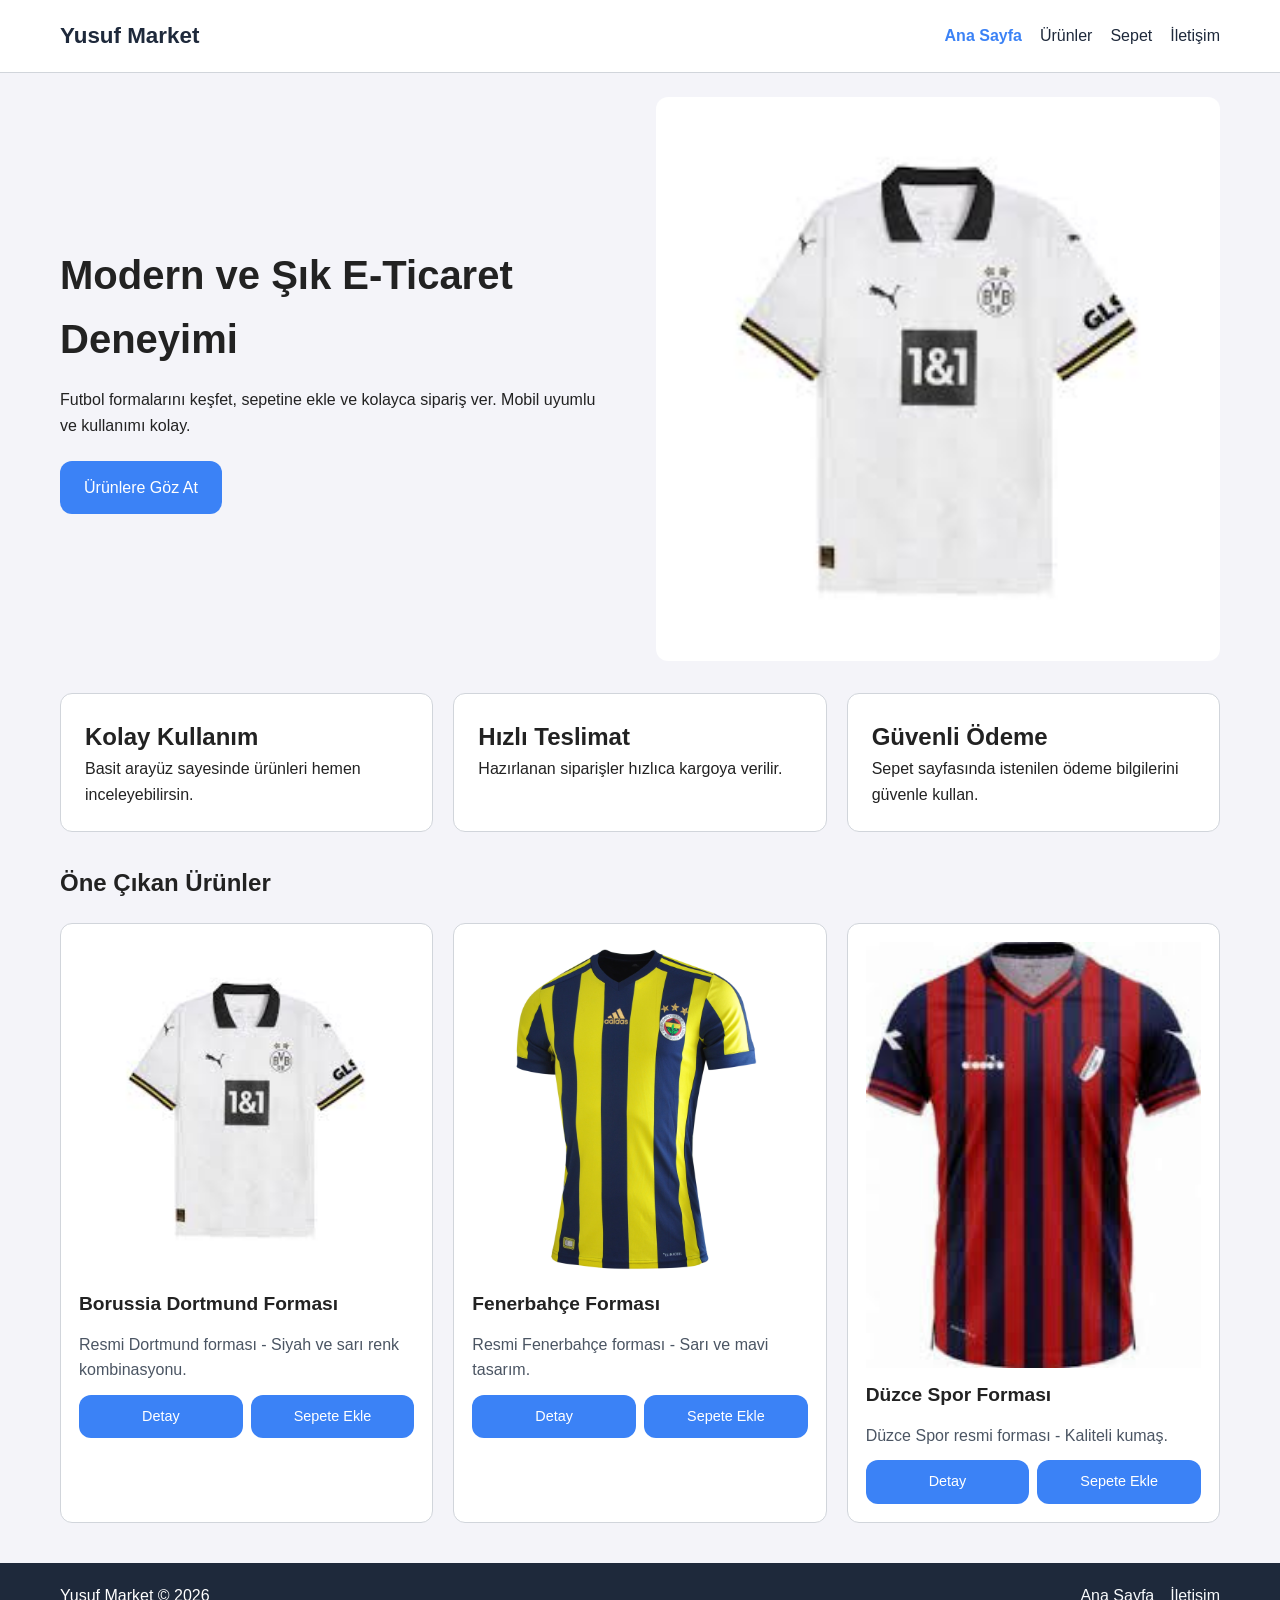
<file: index.html>
<!DOCTYPE html>
<html lang="tr">
<head>
  <meta charset="UTF-8">
  <meta name="viewport" content="width=device-width, initial-scale=1.0">
  <title>Yusuf Market - Ana Sayfa</title>
  <link rel="stylesheet" href="css/style.css">
</head>
<body>
  <header class="site-header">
    <nav class="navbar">
      <a href="index.html" class="logo">Yusuf Market</a>
      <ul class="nav-menu">
        <li><a href="index.html" class="active">Ana Sayfa</a></li>
        <li><a href="pages/urunler.html">Ürünler</a></li>
        <li>
          <a href="pages/sepet.html" class="cart-link">
            Sepet <span id="cartBadge"></span>
          </a>
        </li>
        <li><a href="pages/iletisim.html">İletişim</a></li>
      </ul>
    </nav>
  </header>

  <main>
    <!-- Ana sayfa hero alani -->
    <section class="hero-section">
      <div class="hero-content">
        <h1>Modern ve Şık E-Ticaret Deneyimi</h1>
        <p>Futbol formalarını keşfet, sepetine ekle ve kolayca sipariş ver. Mobil uyumlu ve kullanımı kolay.</p>
        <a href="pages/urunler.html" class="button">Ürünlere Göz At</a>
      </div>
      <div class="hero-image">
        <img src="img/dort1.jpg" alt="Futbol Forması">
      </div>
    </section>

    <!-- Hizli bilgi kartlari -->
    <section class="info-cards">
      <article class="info-card">
        <h2>Kolay Kullanım</h2>
        <p>Basit arayüz sayesinde ürünleri hemen inceleyebilirsin.</p>
      </article>
      <article class="info-card">
        <h2>Hızlı Teslimat</h2>
        <p>Hazırlanan siparişler hızlıca kargoya verilir.</p>
      </article>
      <article class="info-card">
        <h2>Güvenli Ödeme</h2>
        <p>Sepet sayfasında istenilen ödeme bilgilerini güvenle kullan.</p>
      </article>
    </section>

    <!-- One cikan urunler - grid ile -->
    <section class="featured-products">
      <h2>Öne Çıkan Ürünler</h2>
      <div class="product-grid">
        <article class="product-card">
          <img src="img/dort1.jpg" alt="Dortmund Forması">
          <h3>Borussia Dortmund Forması</h3>
          <p>Resmi Dortmund forması - Siyah ve sarı renk kombinasyonu.</p>
          <div class="btn-group">
            <a href="pages/dortmund-siyah-detay.html" class="button small-button">Detay</a>
            <button class="button small-button add-to-cart-btn" data-product-name="Dortmund Siyah Forması" data-price="499">Sepete Ekle</button>
          </div>
        </article>
        <article class="product-card">
          <img src="img/fener1.jpg" alt="Fenerbahçe Forması">
          <h3>Fenerbahçe Forması</h3>
          <p>Resmi Fenerbahçe forması - Sarı ve mavi tasarım.</p>
          <div class="btn-group">
            <a href="pages/fener-resmi-detay.html" class="button small-button">Detay</a>
            <button class="button small-button add-to-cart-btn" data-product-name="Fenerbahçe Resmi Forması" data-price="599">Sepete Ekle</button>
          </div>
        </article>
        <article class="product-card">
          <img src="img/düzce1.jpg" alt="Düzce Forması">
          <h3>Düzce Spor Forması</h3>
          <p>Düzce Spor resmi forması - Kaliteli kumaş.</p>
          <div class="btn-group">
            <a href="pages/duzce-detay.html" class="button small-button">Detay</a>
            <button class="button small-button add-to-cart-btn" data-product-name="Düzce Spor Forması" data-price="429">Sepete Ekle</button>
          </div>
        </article>
      </div>
    </section>
  </main>

  <footer class="site-footer">
    <div class="footer-container">
      <p>Yusuf Market &copy; 2026</p>
      <ul class="footer-menu">
        <li><a href="index.html">Ana Sayfa</a></li>
        <li><a href="pages/iletisim.html">İletişim</a></li>
      </ul>
    </div>
  </footer>
  <script src="js/myscript.js"></script>
</body>
</html>
</file>
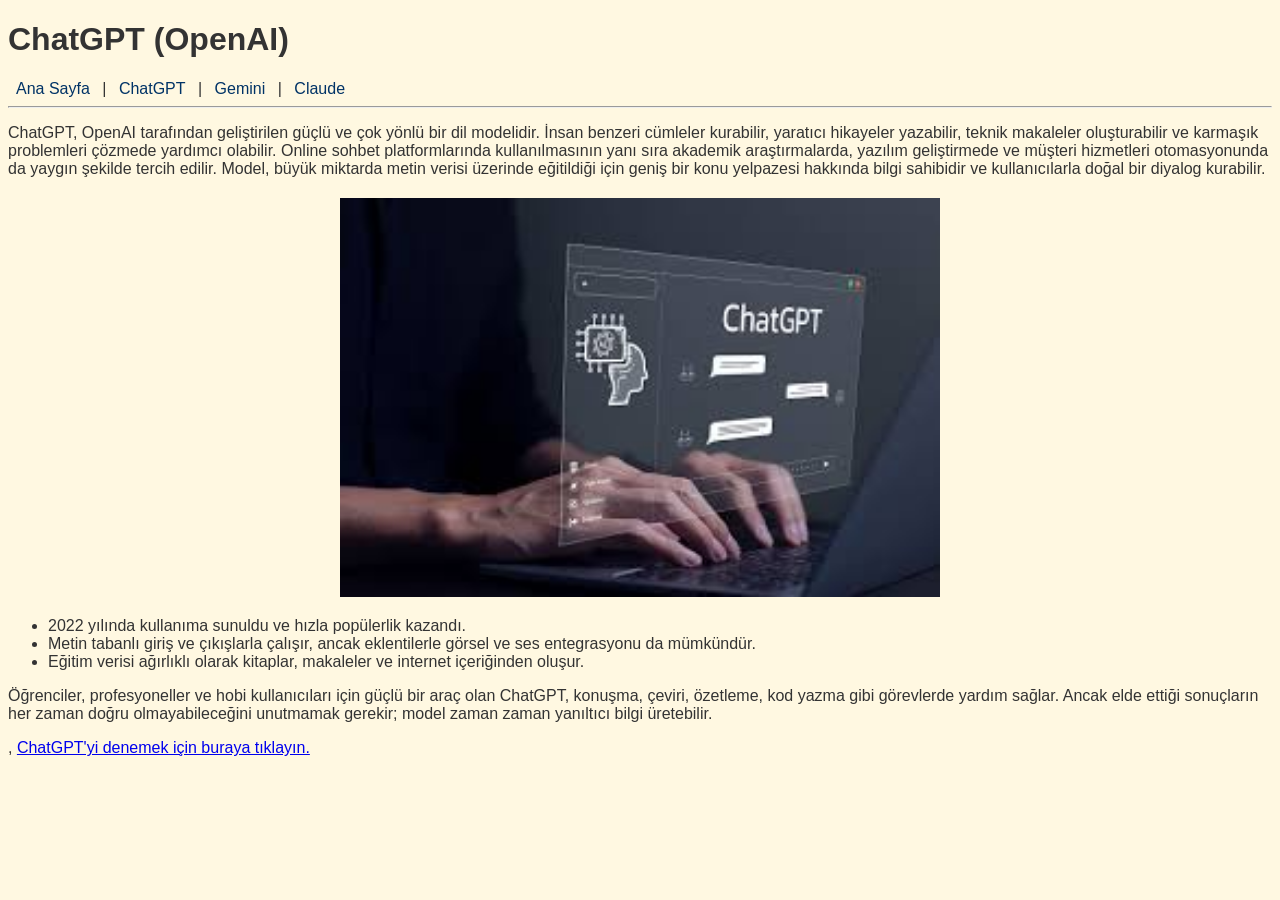
<file: chatgpt.html>
<!DOCTYPE html>
<html lang="tr">
<head>
    <meta charset="UTF-8">
    <title>ChatGPT Nedir?</title>
    <style>
        body { background-color: #fff8e1; font-family: Arial, sans-serif; color: #333; }
        nav a { color: #003366; text-decoration: none; padding: 0 8px; }
        nav a:hover { text-decoration: underline; }
        img { display: block; margin: 20px auto; }
    </style>
</head>
<body>
    <h1>ChatGPT (OpenAI)</h1>
    
    <nav>
        <a href="index.html">Ana Sayfa</a> | 
        <a href="chatgpt.html">ChatGPT</a> | 
        <a href="gemini.html">Gemini</a> | 
        <a href="claude.html">Claude</a> 
    </nav>
    <hr>

    <p>ChatGPT, OpenAI tarafından geliştirilen güçlü ve çok yönlü bir dil modelidir. İnsan benzeri cümleler kurabilir, yaratıcı hikayeler yazabilir, teknik makaleler oluşturabilir ve karmaşık problemleri çözmede yardımcı olabilir.
    Online sohbet platformlarında kullanılmasının yanı sıra akademik araştırmalarda, yazılım geliştirmede ve müşteri hizmetleri otomasyonunda da yaygın şekilde tercih edilir. Model, büyük miktarda metin verisi üzerinde eğitildiği için geniş bir konu yelpazesi hakkında bilgi sahibidir ve kullanıcılarla doğal bir diyalog kurabilir.</p>
    <img src="chatgpt.png" alt="Farklı yapay zeka logoları" width="600">

    <ul>
        <li>2022 yılında kullanıma sunuldu ve hızla popülerlik kazandı.</li>
        <li>Metin tabanlı giriş ve çıkışlarla çalışır, ancak eklentilerle görsel ve ses entegrasyonu da mümkündür.</li>
        <li>Eğitim verisi ağırlıklı olarak kitaplar, makaleler ve internet içeriğinden oluşur.</li>
    </ul>

    <p>Öğrenciler, profesyoneller ve hobi kullanıcıları için güçlü bir araç olan ChatGPT, konuşma, çeviri, özetleme, kod yazma gibi görevlerde yardım sağlar. Ancak elde ettiği sonuçların her zaman doğru olmayabileceğini unutmamak gerekir; model zaman zaman yanıltıcı bilgi üretebilir.</p>
,
    <a href="https://chat.openai.com" target="_blank">ChatGPT'yi denemek için buraya tıklayın.</a>
</body>
</html>
</file>
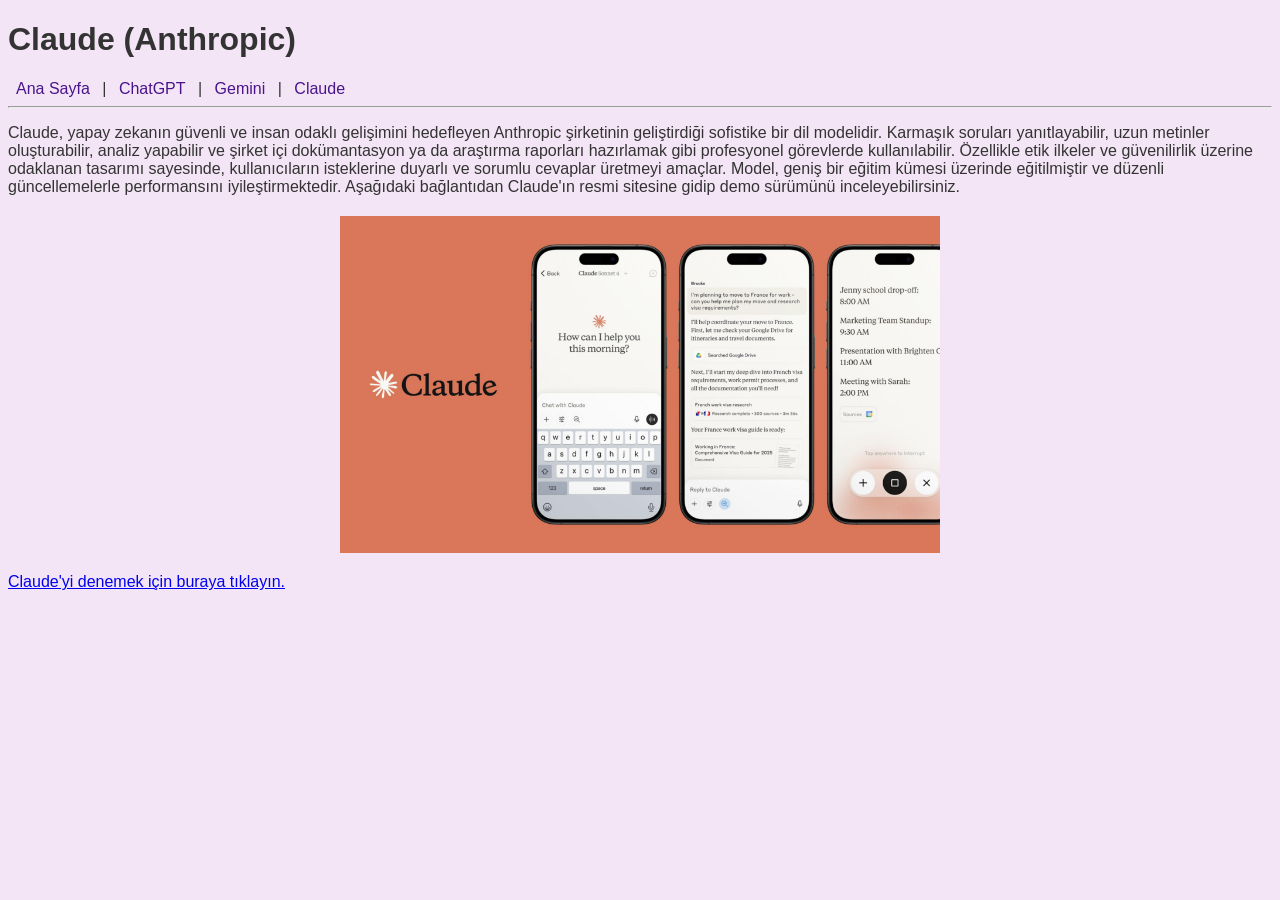
<file: claude.html>
<!DOCTYPE html>
<html lang="tr">
<head>
    <meta charset="UTF-8">
    <title>Claude Nedir?</title>
    <style>
        body { background-color: #f3e5f5; font-family: Arial, sans-serif; color: #333; }
        nav a { color: #4a148c; text-decoration: none; padding: 0 8px; }
        nav a:hover { text-decoration: underline; }
        img { display: block; margin: 20px auto; }
    </style>
</head>
<body>
    <h1>Claude (Anthropic)</h1>
    
    <nav>
        <a href="index.html">Ana Sayfa</a> | 
        <a href="chatgpt.html">ChatGPT</a> | 
        <a href="gemini.html">Gemini</a> | 
        <a href="claude.html">Claude</a> 
    </nav>
    <hr>

    <p>Claude, yapay zekanın güvenli ve insan odaklı gelişimini hedefleyen Anthropic şirketinin geliştirdiği sofistike bir dil modelidir.
    Karmaşık soruları yanıtlayabilir, uzun metinler oluşturabilir, analiz yapabilir ve şirket içi dokümantasyon ya da araştırma raporları hazırlamak gibi profesyonel görevlerde kullanılabilir.
    Özellikle etik ilkeler ve güvenilirlik üzerine odaklanan tasarımı sayesinde, kullanıcıların isteklerine duyarlı ve sorumlu cevaplar üretmeyi amaçlar.
    Model, geniş bir eğitim kümesi üzerinde eğitilmiştir ve düzenli güncellemelerle performansını iyileştirmektedir. Aşağıdaki bağlantıdan Claude'ın resmi sitesine gidip demo sürümünü inceleyebilirsiniz.</p>
    <img src="claude.png" alt="Farklı yapay zeka logoları" width="600">

    <a href="https://claude.ai" target="_blank">Claude'yi denemek için buraya tıklayın.</a>

</body>
</html>
</file>
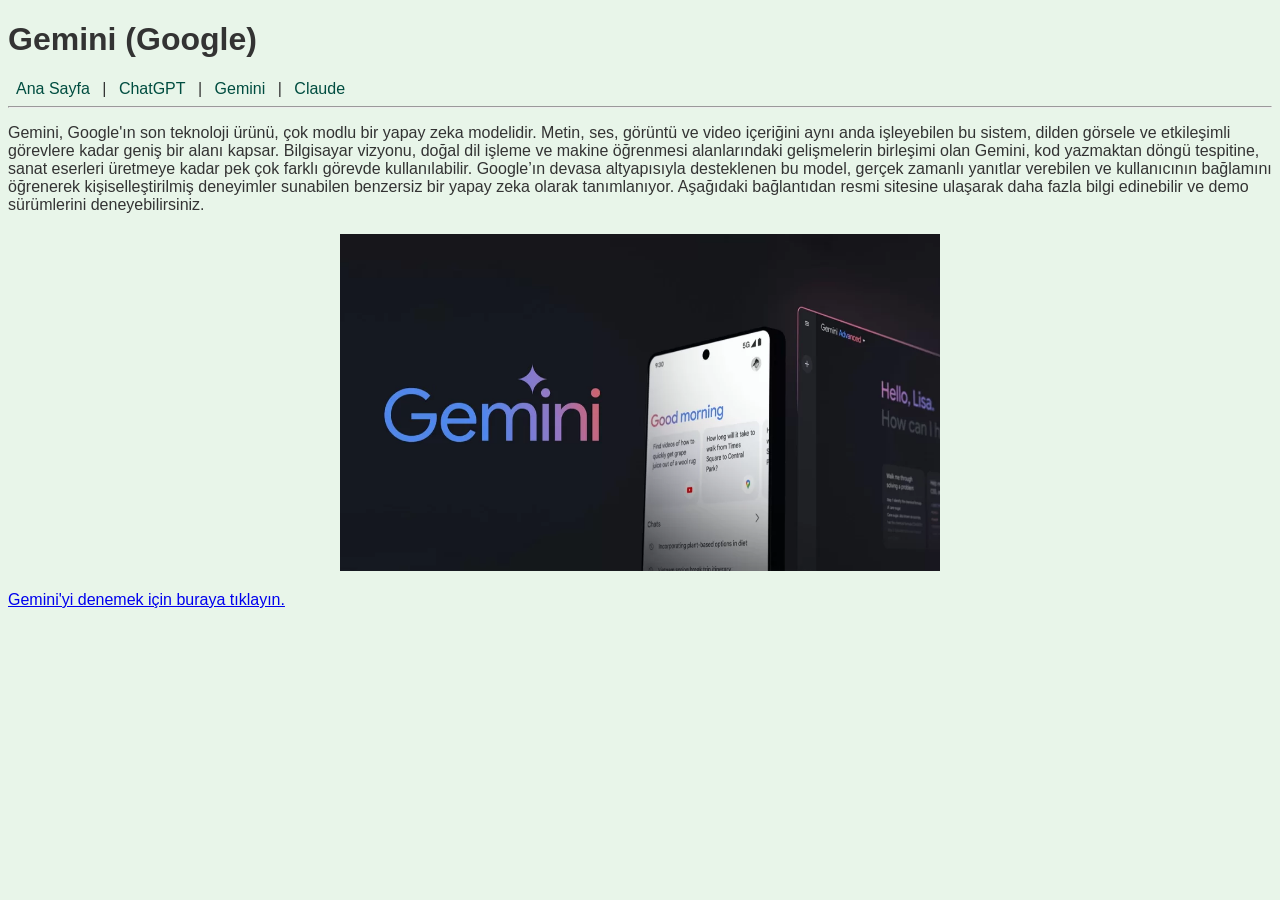
<file: gemini.html>
<!DOCTYPE html>
<html lang="tr">
<head>
    <meta charset="UTF-8">
    <title>Gemini Nedir?</title>
    <style>
        body { background-color: #e8f5e9; font-family: Arial, sans-serif; color: #333; }
        nav a { color: #004d40; text-decoration: none; padding: 0 8px; }
        nav a:hover { text-decoration: underline; }
        img { display: block; margin: 20px auto; }
    </style>
</head>
<body>
    <h1>Gemini (Google)</h1>
    
    <nav>
        <a href="index.html">Ana Sayfa</a> | 
        <a href="chatgpt.html">ChatGPT</a> | 
        <a href="gemini.html">Gemini</a> | 
        <a href="claude.html">Claude</a> 
    </nav>
    <hr>

    <p>Gemini, Google'ın son teknoloji ürünü, çok modlu bir yapay zeka modelidir. Metin, ses, görüntü ve video içeriğini aynı anda işleyebilen bu sistem, dilden görsele ve etkileşimli görevlere kadar geniş bir alanı kapsar.
    Bilgisayar vizyonu, doğal dil işleme ve makine öğrenmesi alanlarındaki gelişmelerin birleşimi olan Gemini, kod yazmaktan döngü tespitine, sanat eserleri üretmeye kadar pek çok farklı görevde kullanılabilir.
    Google’ın devasa altyapısıyla desteklenen bu model, gerçek zamanlı yanıtlar verebilen ve kullanıcının bağlamını öğrenerek kişiselleştirilmiş deneyimler sunabilen benzersiz bir yapay zeka olarak tanımlanıyor.
    Aşağıdaki bağlantıdan resmi sitesine ulaşarak daha fazla bilgi edinebilir ve demo sürümlerini deneyebilirsiniz.</p>
    <img src="gemini.png" alt="Farklı yapay zeka logoları" width="600">

    <a href="https://gemini.google.com" target="_blank">Gemini'yi denemek için buraya tıklayın.</a>

</body>
</html>
</file>
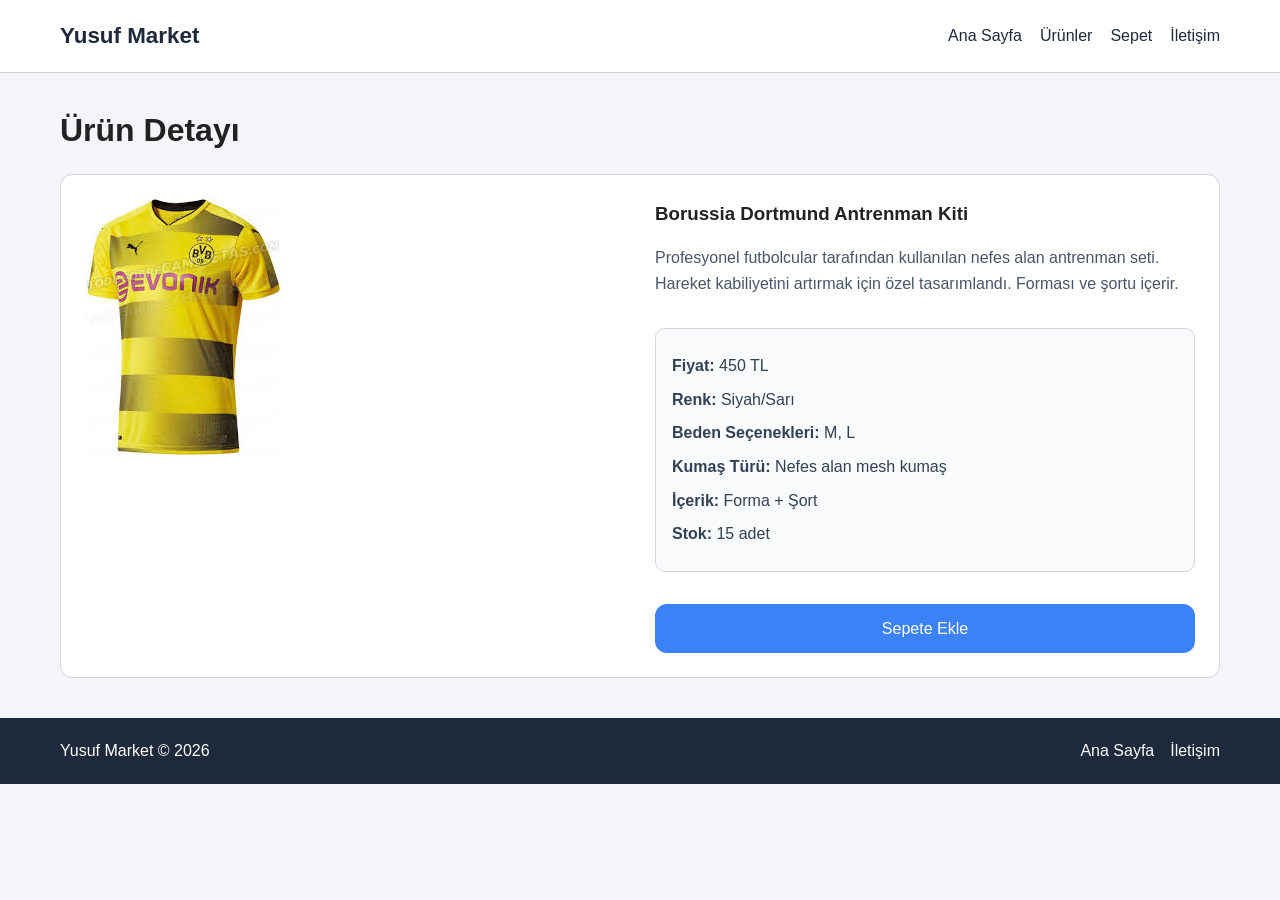
<file: pages/dortmund-antrenman-detay.html>
<!DOCTYPE html>
<html lang="tr">
<head>
  <meta charset="UTF-8">
  <meta name="viewport" content="width=device-width, initial-scale=1.0">
  <title>Dortmund Antrenman Kiti - Yusuf Market</title>
  <link rel="stylesheet" href="../css/style.css">
</head>
<body>
  <header class="site-header">
    <nav class="navbar">
      <a href="../index.html" class="logo">Yusuf Market</a>
      <ul class="nav-menu">
        <li><a href="../index.html">Ana Sayfa</a></li>
        <li><a href="urunler.html">Ürünler</a></li>
        <li><a href="sepet.html" class="cart-link">Sepet <span id="cartBadge"></span></a></li>
        <li><a href="iletisim.html">İletişim</a></li>
      </ul>
    </nav>
  </header>

  <main>
    <h1 class="page-title">Ürün Detayı</h1>
    <section class="page-content">
      <!-- Ürün detayı sayfası iki sütunlu düzende görüntüleniyor -->
      <div class="product-detail">
        <div>
          <img src="../img/dort3.jpg" alt="Dortmund Antrenman Kiti">
        </div>
        <div class="product-detail-info">
          <h3>Borussia Dortmund Antrenman Kiti</h3>
          <p>Profesyonel futbolcular tarafından kullanılan nefes alan antrenman seti. Hareket kabiliyetini artırmak için özel tasarımlandı. Forması ve şortu içerir.</p>
          
          <!-- Ürün özellikleri -->
          <div class="product-specs">
            <p><strong>Fiyat:</strong> 450 TL</p>
            <p><strong>Renk:</strong> Siyah/Sarı</p>
            <p><strong>Beden Seçenekleri:</strong> M, L</p>
            <p><strong>Kumaş Türü:</strong> Nefes alan mesh kumaş</p>
            <p><strong>İçerik:</strong> Forma + Şort</p>
            <p><strong>Stok:</strong> 15 adet</p>
          </div>
          
          <button class="button add-to-cart-btn" data-product-name="Dortmund Antrenman Kiti" data-price="450">Sepete Ekle</button>
        </div>
      </div>
    </section>
  </main>

  <footer class="site-footer">
    <div class="footer-container">
      <p>Yusuf Market &copy; 2026</p>
      <ul class="footer-menu">
        <li><a href="../index.html">Ana Sayfa</a></li>
        <li><a href="iletisim.html">İletişim</a></li>
      </ul>
    </div>
  </footer>
  <script src="../js/myscript.js"></script>
</body>
</html>
</file>
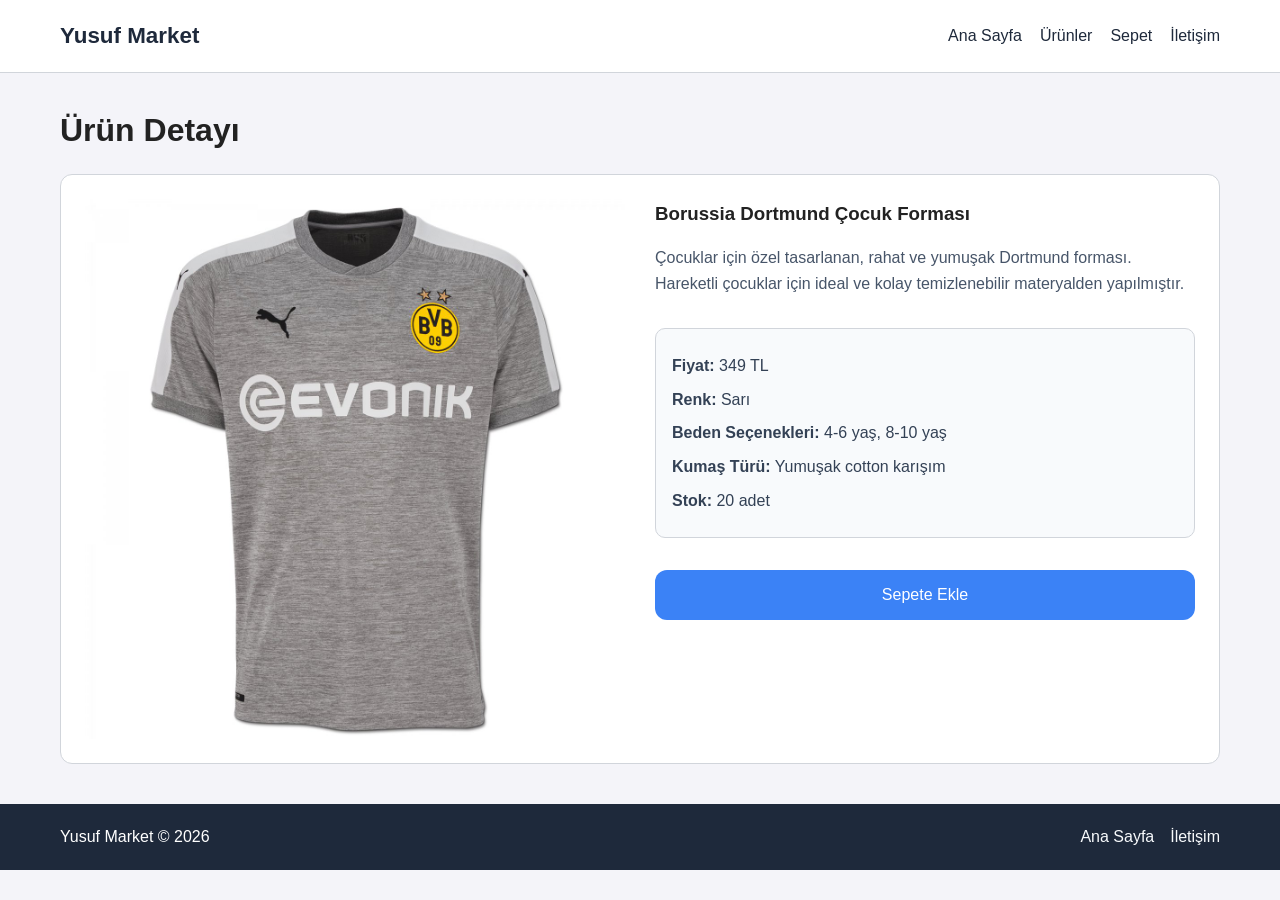
<file: pages/dortmund-cocuk-detay.html>
<!DOCTYPE html>
<html lang="tr">
<head>
  <meta charset="UTF-8">
  <meta name="viewport" content="width=device-width, initial-scale=1.0">
  <title>Dortmund Çocuk Forması - Yusuf Market</title>
  <link rel="stylesheet" href="../css/style.css">
</head>
<body>
  <header class="site-header">
    <nav class="navbar">
      <a href="../index.html" class="logo">Yusuf Market</a>
      <ul class="nav-menu">
        <li><a href="../index.html">Ana Sayfa</a></li>
        <li><a href="urunler.html">Ürünler</a></li>
        <li><a href="sepet.html" class="cart-link">Sepet <span id="cartBadge"></span></a></li>
        <li><a href="iletisim.html">İletişim</a></li>
      </ul>
    </nav>
  </header>

  <main>
    <h1 class="page-title">Ürün Detayı</h1>
    <section class="page-content">
      <!-- Ürün detayı sayfası iki sütunlu düzende görüntüleniyor -->
      <div class="product-detail">
        <div>
          <img src="../img/dort4.jpg" alt="Dortmund Çocuk Forması">
        </div>
        <div class="product-detail-info">
          <h3>Borussia Dortmund Çocuk Forması</h3>
          <p>Çocuklar için özel tasarlanan, rahat ve yumuşak Dortmund forması. Hareketli çocuklar için ideal ve kolay temizlenebilir materyalden yapılmıştır.</p>
          
          <!-- Ürün özellikleri -->
          <div class="product-specs">
            <p><strong>Fiyat:</strong> 349 TL</p>
            <p><strong>Renk:</strong> Sarı</p>
            <p><strong>Beden Seçenekleri:</strong> 4-6 yaş, 8-10 yaş</p>
            <p><strong>Kumaş Türü:</strong> Yumuşak cotton karışım</p>
            <p><strong>Stok:</strong> 20 adet</p>
          </div>
          
          <button class="button add-to-cart-btn" data-product-name="Dortmund Çocuk Forması" data-price="349">Sepete Ekle</button>
        </div>
      </div>
    </section>
  </main>

  <footer class="site-footer">
    <div class="footer-container">
      <p>Yusuf Market &copy; 2026</p>
      <ul class="footer-menu">
        <li><a href="../index.html">Ana Sayfa</a></li>
        <li><a href="iletisim.html">İletişim</a></li>
      </ul>
    </div>
  </footer>
  <script src="../js/myscript.js"></script>
</body>
</html>
</file>
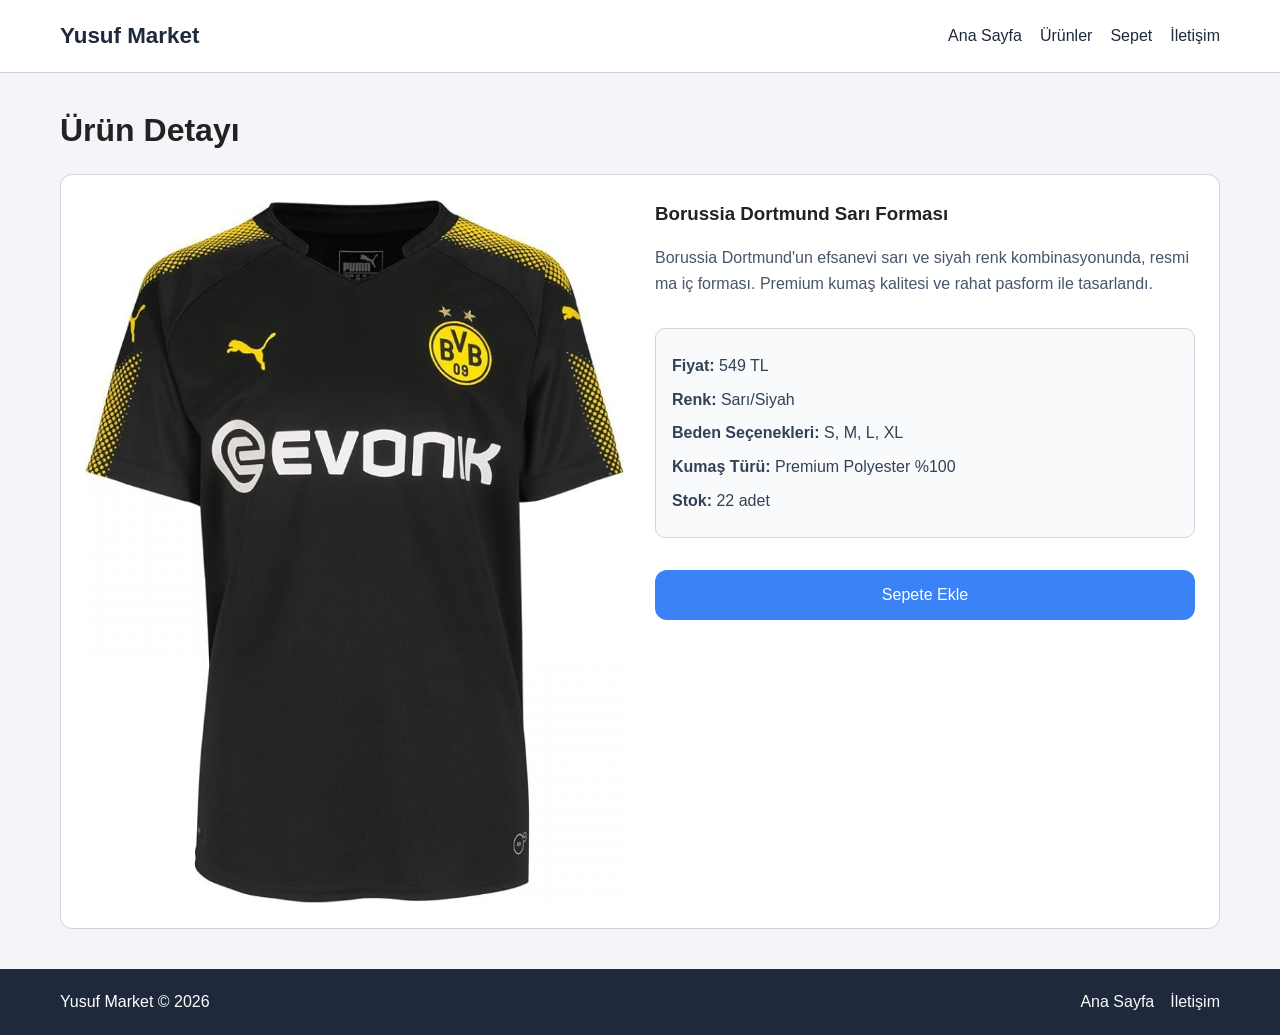
<file: pages/dortmund-sari-detay.html>
<!DOCTYPE html>
<html lang="tr">
<head>
  <meta charset="UTF-8">
  <meta name="viewport" content="width=device-width, initial-scale=1.0">
  <title>Dortmund Sarı Forması - Yusuf Market</title>
  <link rel="stylesheet" href="../css/style.css">
</head>
<body>
  <header class="site-header">
    <nav class="navbar">
      <a href="../index.html" class="logo">Yusuf Market</a>
      <ul class="nav-menu">
        <li><a href="../index.html">Ana Sayfa</a></li>
        <li><a href="urunler.html">Ürünler</a></li>
        <li><a href="sepet.html" class="cart-link">Sepet <span id="cartBadge"></span></a></li>
        <li><a href="iletisim.html">İletişim</a></li>
      </ul>
    </nav>
  </header>

  <main>
    <h1 class="page-title">Ürün Detayı</h1>
    <section class="page-content">
      <!-- Ürün detayı sayfası iki sütunlu düzende görüntüleniyor -->
      <div class="product-detail">
        <div>
          <img src="../img/dort2.jpg" alt="Dortmund Sarı Forması">
        </div>
        <div class="product-detail-info">
          <h3>Borussia Dortmund Sarı Forması</h3>
          <p>Borussia Dortmund'un efsanevi sarı ve siyah renk kombinasyonunda, resmi ma iç forması. Premium kumaş kalitesi ve rahat pasform ile tasarlandı.</p>
          
          <!-- Ürün özellikleri -->
          <div class="product-specs">
            <p><strong>Fiyat:</strong> 549 TL</p>
            <p><strong>Renk:</strong> Sarı/Siyah</p>
            <p><strong>Beden Seçenekleri:</strong> S, M, L, XL</p>
            <p><strong>Kumaş Türü:</strong> Premium Polyester %100</p>
            <p><strong>Stok:</strong> 22 adet</p>
          </div>
          
          <button class="button add-to-cart-btn" data-product-name="Dortmund Sarı Forması" data-price="549">Sepete Ekle</button>
        </div>
      </div>
    </section>
  </main>

  <footer class="site-footer">
    <div class="footer-container">
      <p>Yusuf Market &copy; 2026</p>
      <ul class="footer-menu">
        <li><a href="../index.html">Ana Sayfa</a></li>
        <li><a href="iletisim.html">İletişim</a></li>
      </ul>
    </div>
  </footer>
  <script src="../js/myscript.js"></script>
</body>
</html>
</file>
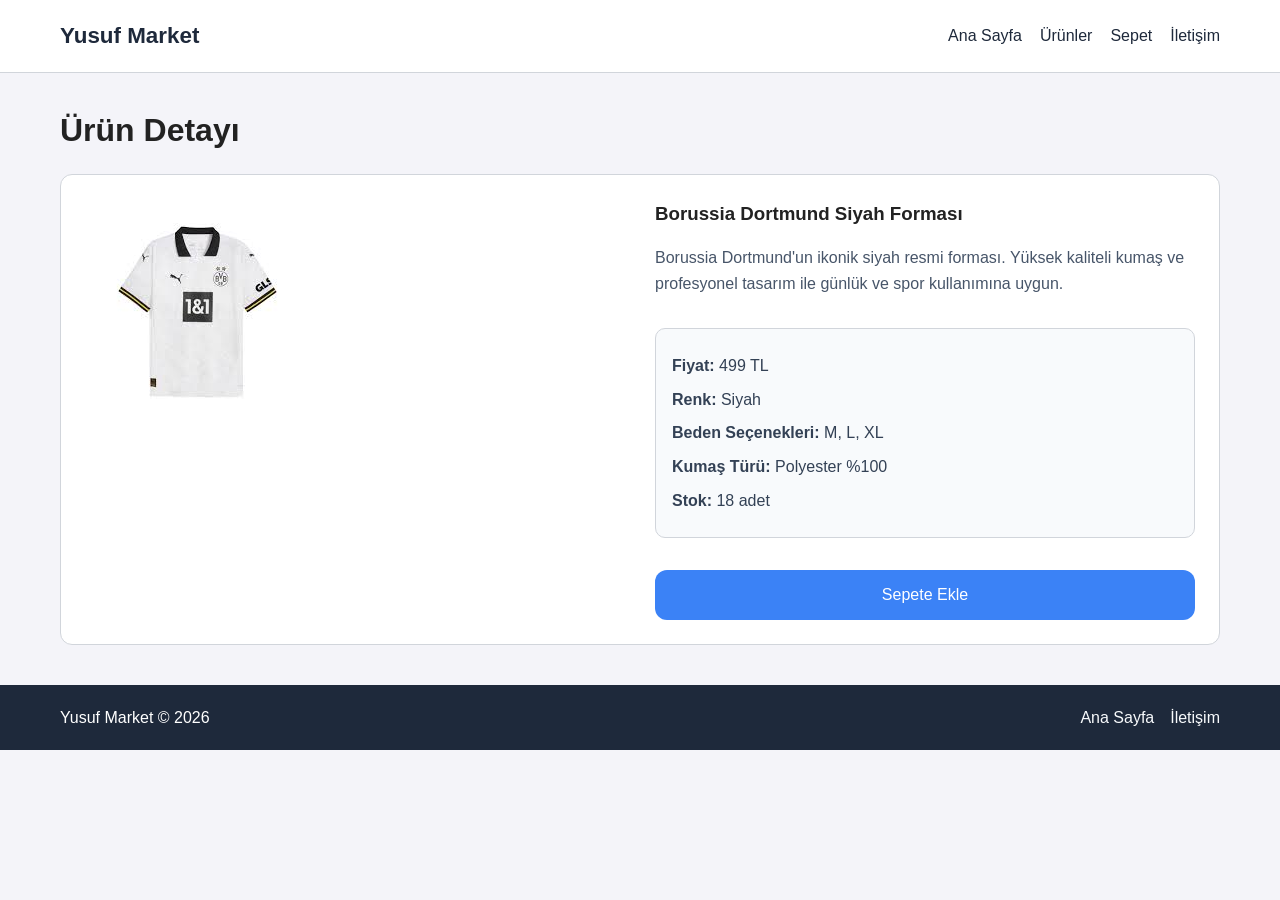
<file: pages/dortmund-siyah-detay.html>
<!DOCTYPE html>
<html lang="tr">
<head>
  <meta charset="UTF-8">
  <meta name="viewport" content="width=device-width, initial-scale=1.0">
  <title>Dortmund Siyah Forması - Yusuf Market</title>
  <link rel="stylesheet" href="../css/style.css">
</head>
<body>
  <header class="site-header">
    <nav class="navbar">
      <a href="../index.html" class="logo">Yusuf Market</a>
      <ul class="nav-menu">
        <li><a href="../index.html">Ana Sayfa</a></li>
        <li><a href="urunler.html">Ürünler</a></li>
        <li><a href="sepet.html" class="cart-link">Sepet <span id="cartBadge"></span></a></li>
        <li><a href="iletisim.html">İletişim</a></li>
      </ul>
    </nav>
  </header>

  <main>
    <h1 class="page-title">Ürün Detayı</h1>
    <section class="page-content">
      <!-- Ürün detayı sayfası iki sütunlu düzende görüntüleniyor -->
      <div class="product-detail">
        <div>
          <img src="../img/dort1.jpg" alt="Dortmund Siyah Forması">
        </div>
        <div class="product-detail-info">
          <h3>Borussia Dortmund Siyah Forması</h3>
          <p>Borussia Dortmund'un ikonik siyah resmi forması. Yüksek kaliteli kumaş ve profesyonel tasarım ile günlük ve spor kullanımına uygun.</p>
          
          <!-- Ürün özellikleri -->
          <div class="product-specs">
            <p><strong>Fiyat:</strong> 499 TL</p>
            <p><strong>Renk:</strong> Siyah</p>
            <p><strong>Beden Seçenekleri:</strong> M, L, XL</p>
            <p><strong>Kumaş Türü:</strong> Polyester %100</p>
            <p><strong>Stok:</strong> 18 adet</p>
          </div>
          
          <button class="button add-to-cart-btn" data-product-name="Dortmund Siyah Forması" data-price="499">Sepete Ekle</button>
        </div>
      </div>
    </section>
  </main>

  <footer class="site-footer">
    <div class="footer-container">
      <p>Yusuf Market &copy; 2026</p>
      <ul class="footer-menu">
        <li><a href="../index.html">Ana Sayfa</a></li>
        <li><a href="iletisim.html">İletişim</a></li>
      </ul>
    </div>
  </footer>
  <script src="../js/myscript.js"></script>
</body>
</html>
</file>
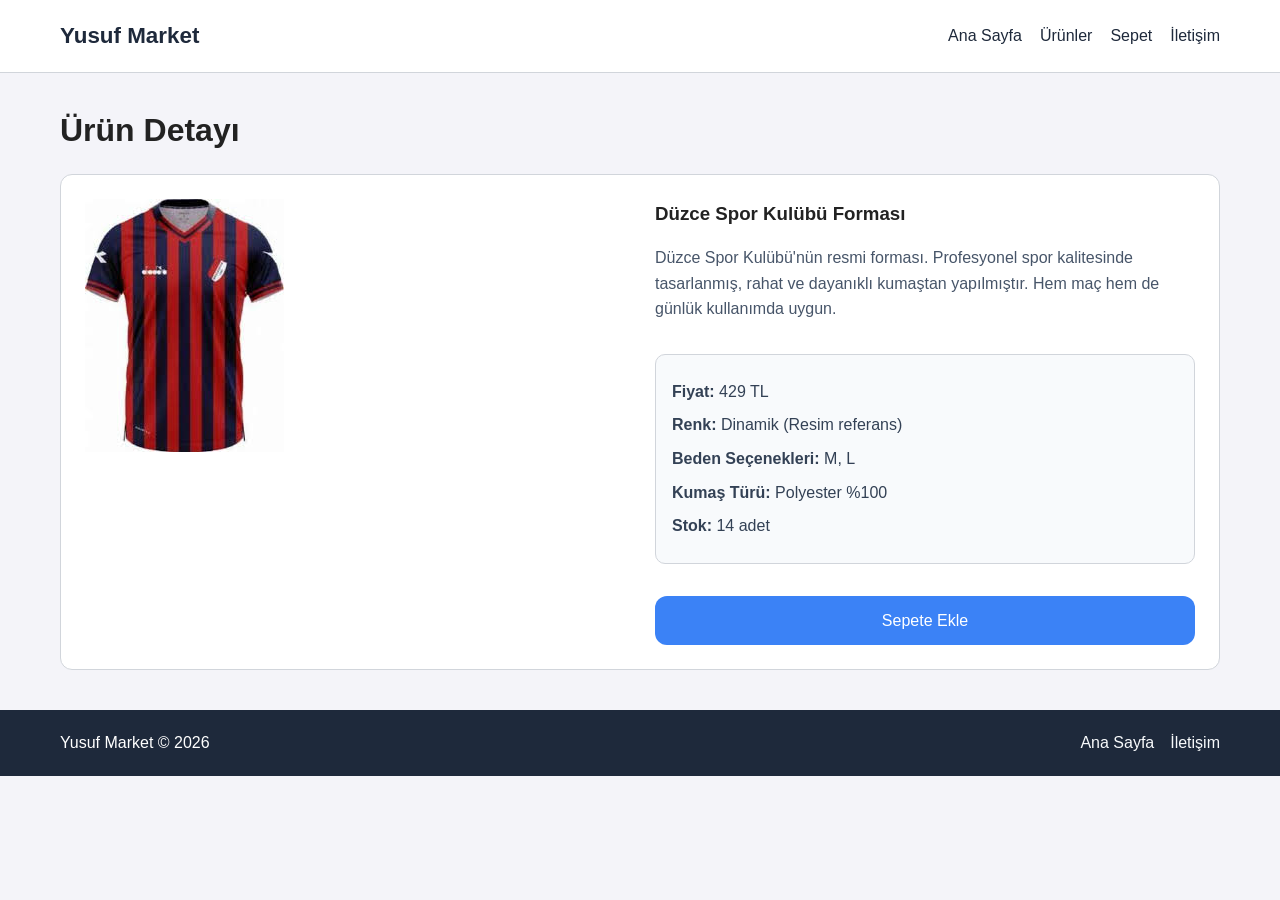
<file: pages/duzce-detay.html>
<!DOCTYPE html>
<html lang="tr">
<head>
  <meta charset="UTF-8">
  <meta name="viewport" content="width=device-width, initial-scale=1.0">
  <title>Düzce Spor Forması - Yusuf Market</title>
  <link rel="stylesheet" href="../css/style.css">
</head>
<body>
  <header class="site-header">
    <nav class="navbar">
      <a href="../index.html" class="logo">Yusuf Market</a>
      <ul class="nav-menu">
        <li><a href="../index.html">Ana Sayfa</a></li>
        <li><a href="urunler.html">Ürünler</a></li>
        <li><a href="sepet.html" class="cart-link">Sepet <span id="cartBadge"></span></a></li>
        <li><a href="iletisim.html">İletişim</a></li>
      </ul>
    </nav>
  </header>

  <main>
    <h1 class="page-title">Ürün Detayı</h1>
    <section class="page-content">
      <!-- Ürün detayı sayfası iki sütunlu düzende görüntüleniyor -->
      <div class="product-detail">
        <div>
          <img src="../img/düzce1.jpg" alt="Düzce Spor Forması">
        </div>
        <div class="product-detail-info">
          <h3>Düzce Spor Kulübü Forması</h3>
          <p>Düzce Spor Kulübü'nün resmi forması. Profesyonel spor kalitesinde tasarlanmış, rahat ve dayanıklı kumaştan yapılmıştır. Hem maç hem de günlük kullanımda uygun.</p>
          
          <!-- Ürün özellikleri -->
          <div class="product-specs">
            <p><strong>Fiyat:</strong> 429 TL</p>
            <p><strong>Renk:</strong> Dinamik (Resim referans)</p>
            <p><strong>Beden Seçenekleri:</strong> M, L</p>
            <p><strong>Kumaş Türü:</strong> Polyester %100</p>
            <p><strong>Stok:</strong> 14 adet</p>
          </div>
          
          <button class="button add-to-cart-btn" data-product-name="Düzce Spor Forması" data-price="429">Sepete Ekle</button>
        </div>
      </div>
    </section>
  </main>

  <footer class="site-footer">
    <div class="footer-container">
      <p>Yusuf Market &copy; 2026</p>
      <ul class="footer-menu">
        <li><a href="../index.html">Ana Sayfa</a></li>
        <li><a href="iletisim.html">İletişim</a></li>
      </ul>
    </div>
  </footer>
  <script src="../js/myscript.js"></script>
</body>
</html>
</file>
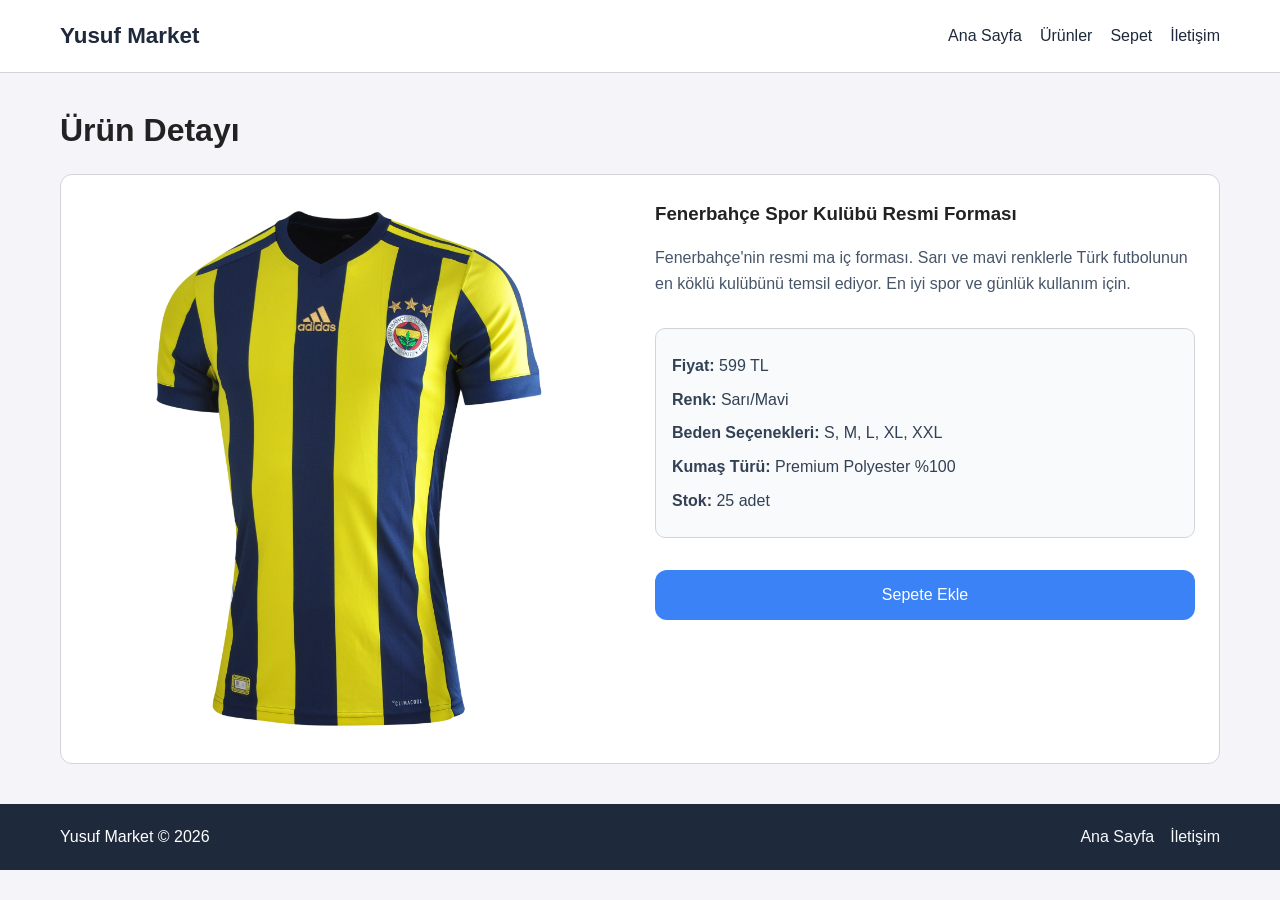
<file: pages/fener-resmi-detay.html>
<!DOCTYPE html>
<html lang="tr">

<head>
  <meta charset="UTF-8">
  <meta name="viewport" content="width=device-width, initial-scale=1.0">
  <title>Fenerbahçe Resmi Forması - Yusuf Market</title>
  <link rel="stylesheet" href="../css/style.css">
</head>

<body>
  <header class="site-header">
    <nav class="navbar">
      <a href="../index.html" class="logo">Yusuf Market</a>
      <ul class="nav-menu">
        <li><a href="../index.html">Ana Sayfa</a></li>
        <li><a href="urunler.html">Ürünler</a></li>
        <li><a href="sepet.html" class="cart-link">Sepet <span id="cartBadge"></span></a></li>
        <li><a href="iletisim.html">İletişim</a></li>
      </ul>
    </nav>
  </header>

  <main>
    <h1 class="page-title">Ürün Detayı</h1>
    <section class="page-content">
      <!-- Ürün detayı sayfası iki sütunlu düzende görüntüleniyor -->
      <div class="product-detail">
        <div>
          <img src="../img/fener1.jpg" alt="Fenerbahçe Resmi Forması">
        </div>
        <div class="product-detail-info">
          <h3>Fenerbahçe Spor Kulübü Resmi Forması</h3>
          <p>Fenerbahçe'nin resmi ma iç forması. Sarı ve mavi renklerle Türk futbolunun en köklü kulübünü temsil ediyor.
            En iyi spor ve günlük kullanım için.</p>

          <!-- Ürün özellikleri -->
          <div class="product-specs">
            <p><strong>Fiyat:</strong> 599 TL</p>
            <p><strong>Renk:</strong> Sarı/Mavi</p>
            <p><strong>Beden Seçenekleri:</strong> S, M, L, XL, XXL</p>
            <p><strong>Kumaş Türü:</strong> Premium Polyester %100</p>
            <p><strong>Stok:</strong> 25 adet</p>
          </div>

          <button class="button add-to-cart-btn" data-product-name="Fenerbahçe Resmi Forması" data-price="599">Sepete
            Ekle</button>
        </div>
      </div>
    </section>
  </main>

  <footer class="site-footer">
    <div class="footer-container">
      <p>Yusuf Market &copy; 2026</p>
      <ul class="footer-menu">
        <li><a href="../index.html">Ana Sayfa</a></li>
        <li><a href="iletisim.html">İletişim</a></li>
      </ul>
    </div>
  </footer>
  <script src="../js/myscript.js"></script>
</body>

</html>
</file>
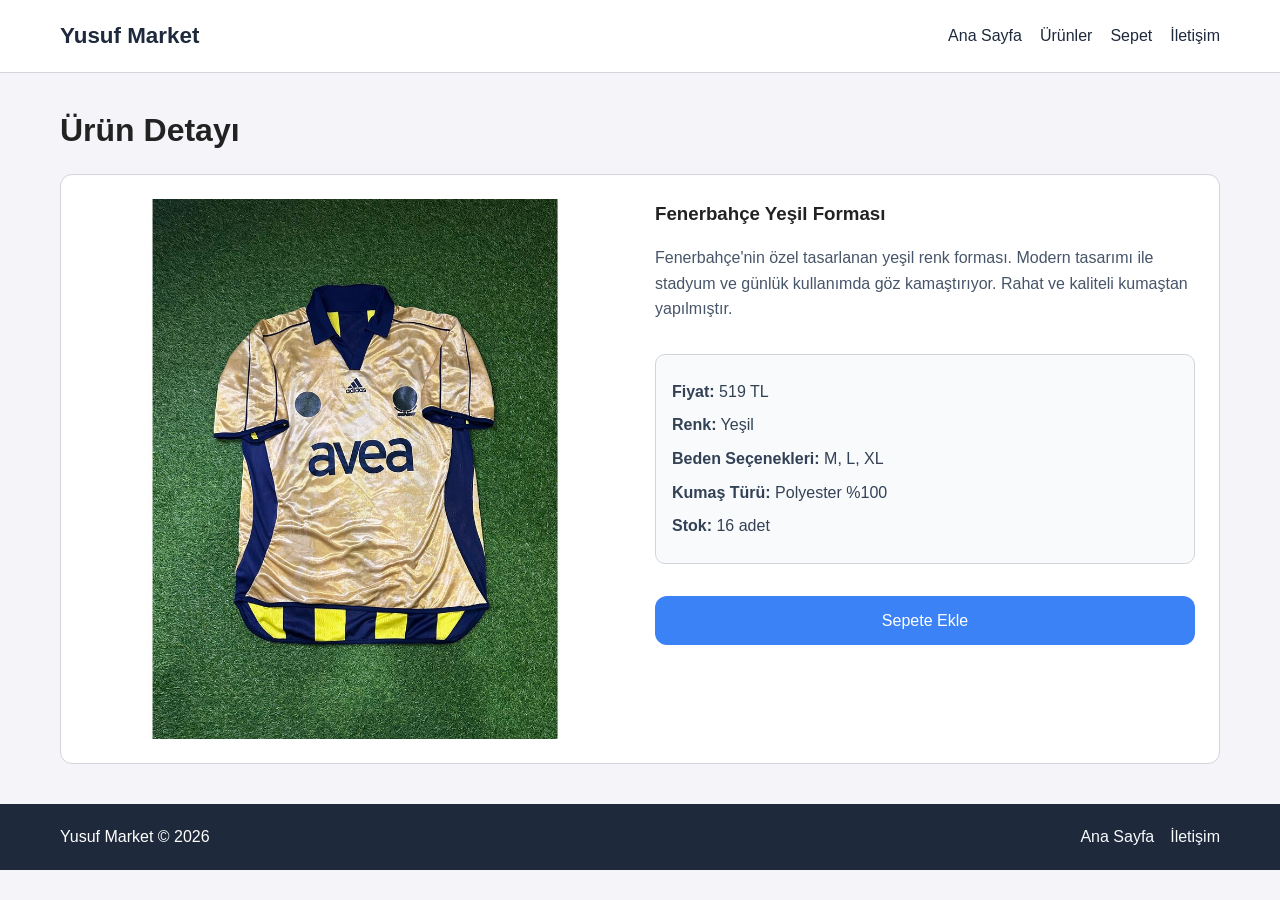
<file: pages/fener-yesil-detay.html>
<!DOCTYPE html>
<html lang="tr">
<head>
  <meta charset="UTF-8">
  <meta name="viewport" content="width=device-width, initial-scale=1.0">
  <title>Fenerbahçe Yeşil Forması - Yusuf Market</title>
  <link rel="stylesheet" href="../css/style.css">
</head>
<body>
  <header class="site-header">
    <nav class="navbar">
      <a href="../index.html" class="logo">Yusuf Market</a>
      <ul class="nav-menu">
        <li><a href="../index.html">Ana Sayfa</a></li>
        <li><a href="urunler.html">Ürünler</a></li>
        <li><a href="sepet.html" class="cart-link">Sepet <span id="cartBadge"></span></a></li>
        <li><a href="iletisim.html">İletişim</a></li>
      </ul>
    </nav>
  </header>

  <main>
    <h1 class="page-title">Ürün Detayı</h1>
    <section class="page-content">
      <!-- Ürün detayı sayfası iki sütunlu düzende görüntüleniyor -->
      <div class="product-detail">
        <div>
          <img src="../img/fener2.jpeg" alt="Fenerbahçe Yeşil Forması">
        </div>
        <div class="product-detail-info">
          <h3>Fenerbahçe Yeşil Forması</h3>
          <p>Fenerbahçe'nin özel tasarlanan yeşil renk forması. Modern tasarımı ile stadyum ve günlük kullanımda göz kamaştırıyor. Rahat ve kaliteli kumaştan yapılmıştır.</p>
          
          <!-- Ürün özellikleri -->
          <div class="product-specs">
            <p><strong>Fiyat:</strong> 519 TL</p>
            <p><strong>Renk:</strong> Yeşil</p>
            <p><strong>Beden Seçenekleri:</strong> M, L, XL</p>
            <p><strong>Kumaş Türü:</strong> Polyester %100</p>
            <p><strong>Stok:</strong> 16 adet</p>
          </div>
          
          <button class="button add-to-cart-btn" data-product-name="Fenerbahçe Yeşil Forması" data-price="519">Sepete Ekle</button>
        </div>
      </div>
    </section>
  </main>

  <footer class="site-footer">
    <div class="footer-container">
      <p>Yusuf Market &copy; 2026</p>
      <ul class="footer-menu">
        <li><a href="../index.html">Ana Sayfa</a></li>
        <li><a href="iletisim.html">İletişim</a></li>
      </ul>
    </div>
  </footer>
  <script src="../js/myscript.js"></script>
</body>
</html>
</file>
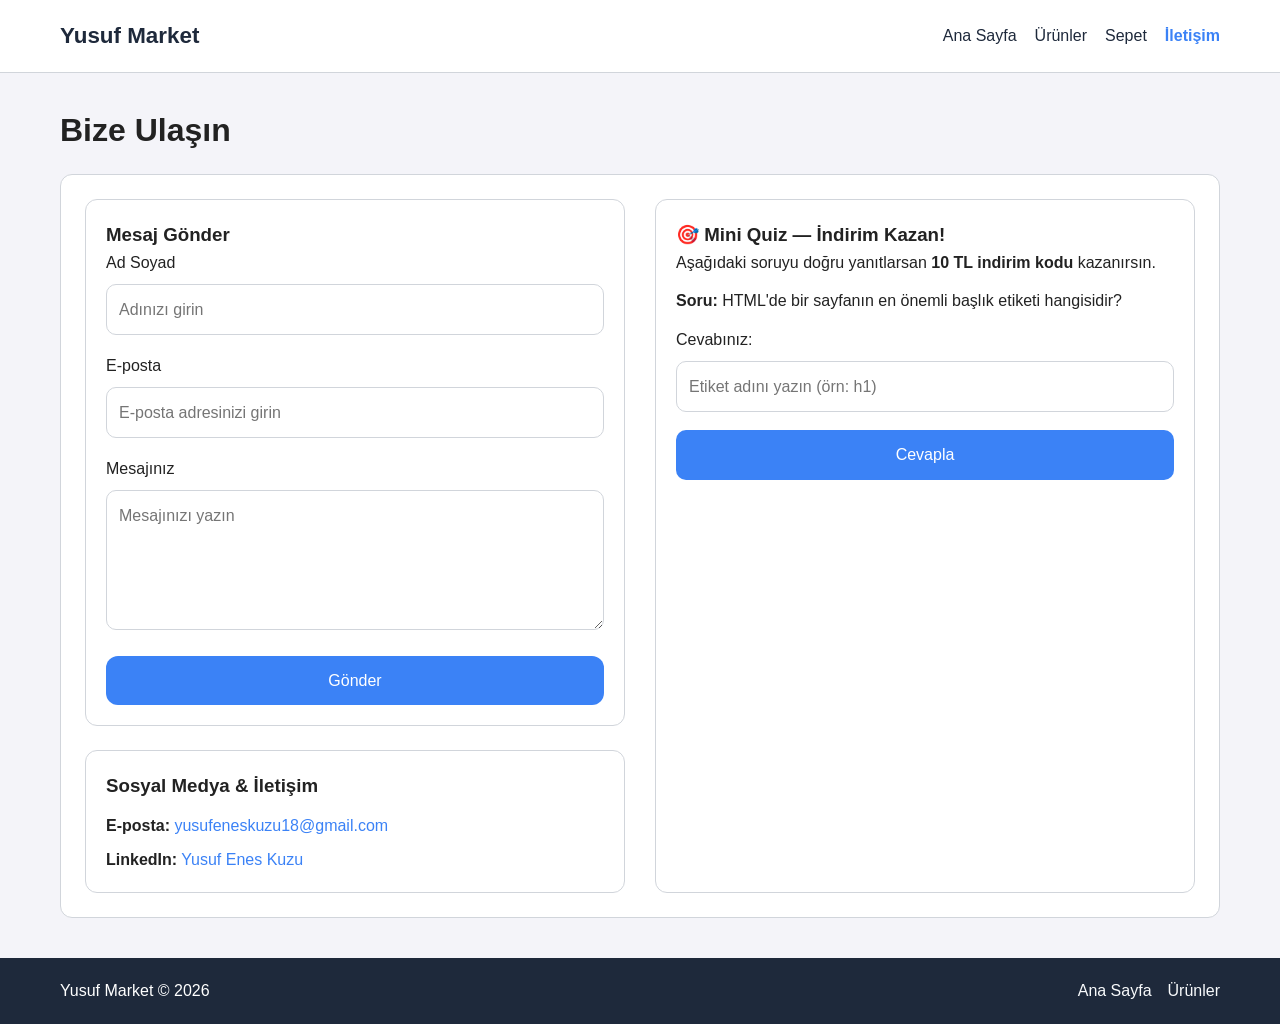
<file: pages/iletisim.html>
<!DOCTYPE html>
<html lang="tr">
<head>
  <meta charset="UTF-8">
  <meta name="viewport" content="width=device-width, initial-scale=1.0">
  <title>İletişim - Yusuf Market</title>
  <link rel="stylesheet" href="../css/style.css">
</head>
<body>
  <header class="site-header">
    <nav class="navbar">
      <a href="../index.html" class="logo">Yusuf Market</a>
      <ul class="nav-menu">
        <li><a href="../index.html">Ana Sayfa</a></li>
        <li><a href="urunler.html">Ürünler</a></li>
        <li>
          <a href="sepet.html" class="cart-link">
            Sepet <span id="cartBadge"></span>
          </a>
        </li>
        <li><a href="iletisim.html" class="active">İletişim</a></li>
      </ul>
    </nav>
  </header>

  <main>
    <h1 class="page-title">Bize Ulaşın</h1>
    <section class="page-content">
      <div class="product-detail">

        <!-- Iletisim formu -->
        <div>
          <form class="quiz-card" id="contactForm">
            <h3>Mesaj Gönder</h3>
            <div class="form-group">
              <label for="fullName">Ad Soyad</label>
              <input type="text" id="fullName" placeholder="Adınızı girin" required>
            </div>
            <div class="form-group">
              <label for="emailAddress">E-posta</label>
              <input type="email" id="emailAddress" placeholder="E-posta adresinizi girin" required>
            </div>
            <div class="form-group">
              <label for="messageText">Mesajınız</label>
              <textarea id="messageText" placeholder="Mesajınızı yazın" required></textarea>
            </div>
            <button type="submit" class="button">Gönder</button>
          </form>

          <div class="quiz-card mt-24">
            <h3>Sosyal Medya & İletişim</h3>
            <p class="mt-12">
              <strong>E-posta:</strong> <a href="mailto:yusufeneskuzu18@gmail.com" class="text-primary">yusufeneskuzu18@gmail.com</a>
            </p>
            <p class="mt-8">
              <strong>LinkedIn:</strong> <a href="https://www.linkedin.com/in/yusuf-enes-kuzu-75094b223/" target="_blank" class="text-primary">Yusuf Enes Kuzu</a>
            </p>
          </div>
        </div>

        <!-- JavaScript quiz bolumu: dogru cevap indirim kodu kazandirir -->
        <div class="quiz-card">
          <h3>🎯 Mini Quiz — İndirim Kazan!</h3>
          <p>Aşağıdaki soruyu doğru yanıtlarsan <strong>10 TL indirim kodu</strong> kazanırsın.</p>
          <p class="mt-12"><strong>Soru:</strong> HTML'de bir sayfanın en önemli başlık etiketi hangisidir?</p>
          <div class="form-group mt-14">
            <label for="quizAnswer">Cevabınız:</label>
            <input type="text" id="quizAnswer" placeholder="Etiket adını yazın (örn: h1)">
          </div>
          <div class="quiz-buttons">
            <button id="checkQuiz" class="button">Cevapla</button>
          </div>
          <p id="quizResult" class="quiz-result"></p>
        </div>

      </div>
    </section>
  </main>

  <footer class="site-footer">
    <div class="footer-container">
      <p>Yusuf Market &copy; 2026</p>
      <ul class="footer-menu">
        <li><a href="../index.html">Ana Sayfa</a></li>
        <li><a href="urunler.html">Ürünler</a></li>
      </ul>
    </div>
  </footer>
  <script src="../js/myscript.js"></script>
</body>
</html>
</file>
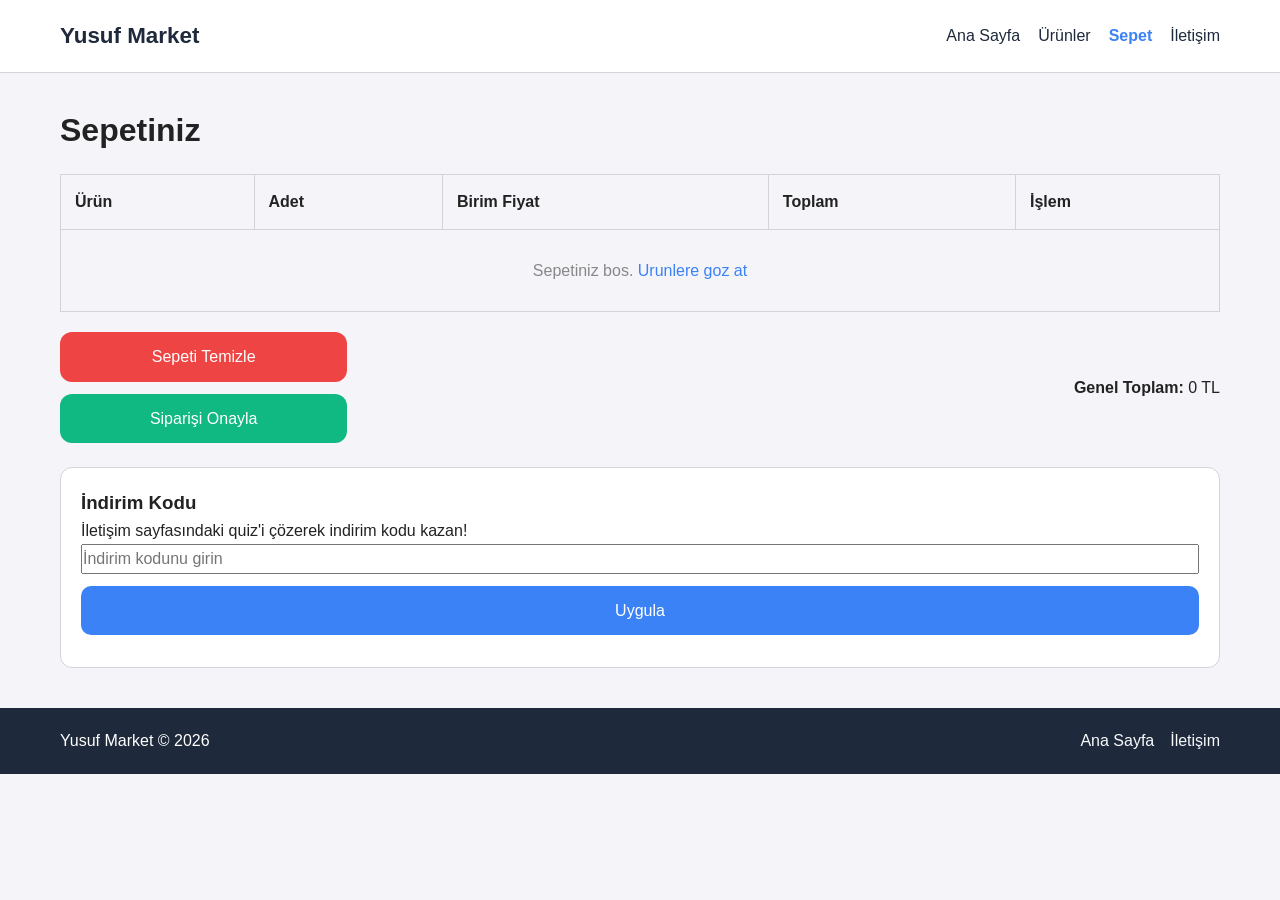
<file: pages/sepet.html>
<!DOCTYPE html>
<html lang="tr">
<head>
  <meta charset="UTF-8">
  <meta name="viewport" content="width=device-width, initial-scale=1.0">
  <title>Sepet - Yusuf Market</title>
  <link rel="stylesheet" href="../css/style.css">
</head>
<body>
  <header class="site-header">
    <nav class="navbar">
      <a href="../index.html" class="logo">Yusuf Market</a>
      <ul class="nav-menu">
        <li><a href="../index.html">Ana Sayfa</a></li>
        <li><a href="urunler.html">Ürünler</a></li>
        <li>
          <a href="sepet.html" class="cart-link active">
            Sepet <span id="cartBadge"></span>
          </a>
        </li>
        <li><a href="iletisim.html">İletişim</a></li>
      </ul>
    </nav>
  </header>

  <main>
    <h1 class="page-title">Sepetiniz</h1>
    <section class="page-content">
      <!-- Sepet tablosu: JavaScript ile doldurulur, bos baslar -->
      <table class="cart-table">
        <thead>
          <tr>
            <th>Ürün</th>
            <th>Adet</th>
            <th>Birim Fiyat</th>
            <th>Toplam</th>
            <th>İşlem</th>
          </tr>
        </thead>
        <tbody id="cartItems">
          <!-- JavaScript ile doldurulacak -->
        </tbody>
      </table>

      <div class="cart-summary">
        <div class="flex-gap-12-wrap">
          <button id="clearCart" class="button btn-danger">Sepeti Temizle</button>
          <button id="confirmOrder" class="button btn-success">Siparişi Onayla</button>
        </div>
        <p><strong>Genel Toplam:</strong> <span id="cartTotal">0 TL</span></p>
      </div>

      <!-- Indirim kodu bolumu -->
      <div class="coupon-card mt-24">
        <h3>İndirim Kodu</h3>
        <p>İletişim sayfasındaki quiz'i çözerek indirim kodu kazan!</p>
        <div class="coupon-actions">
          <input type="text" id="couponCode" placeholder="İndirim kodunu girin">
          <button id="applyCoupon" class="button">Uygula</button>
        </div>
        <p id="couponMessage" class="coupon-message"></p>
      </div>
    </section>
  </main>

  <footer class="site-footer">
    <div class="footer-container">
      <p>Yusuf Market &copy; 2026</p>
      <ul class="footer-menu">
        <li><a href="../index.html">Ana Sayfa</a></li>
        <li><a href="iletisim.html">İletişim</a></li>
      </ul>
    </div>
  </footer>
  <script src="../js/myscript.js"></script>
</body>
</html>
</file>
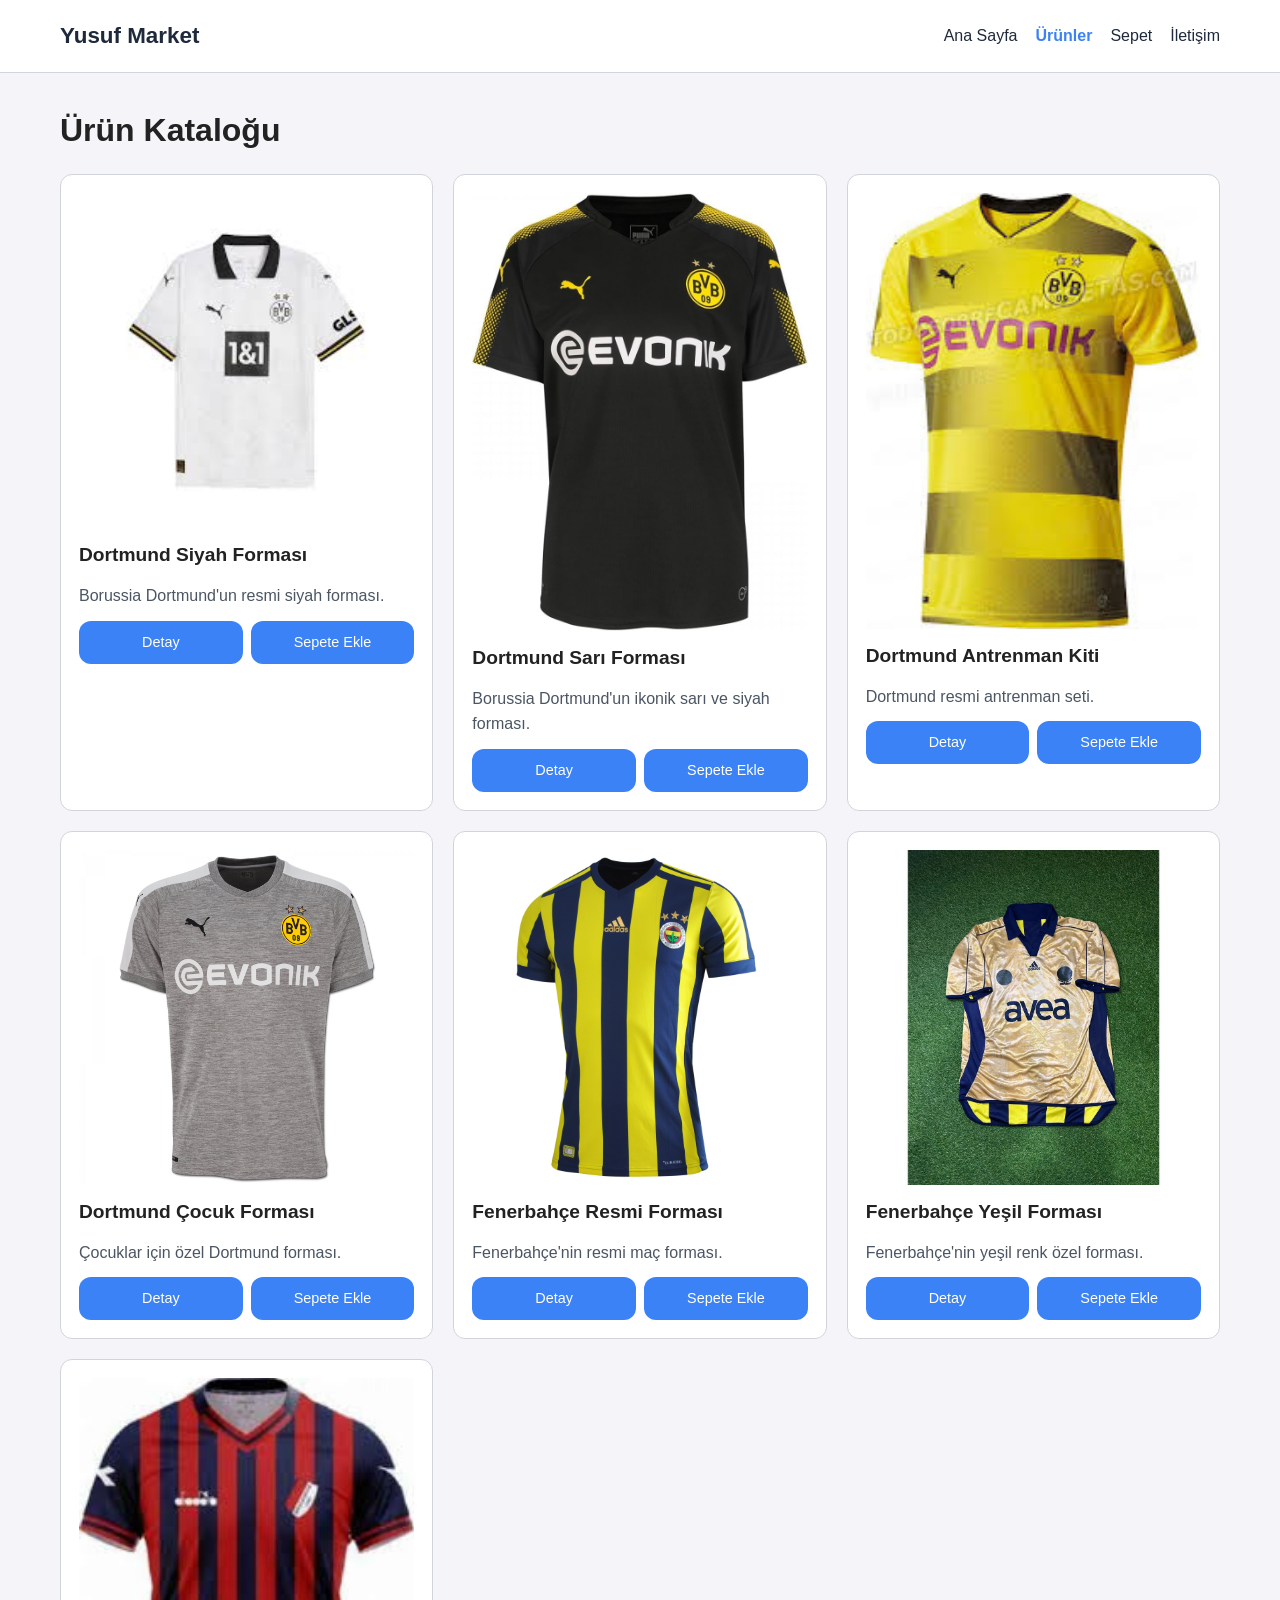
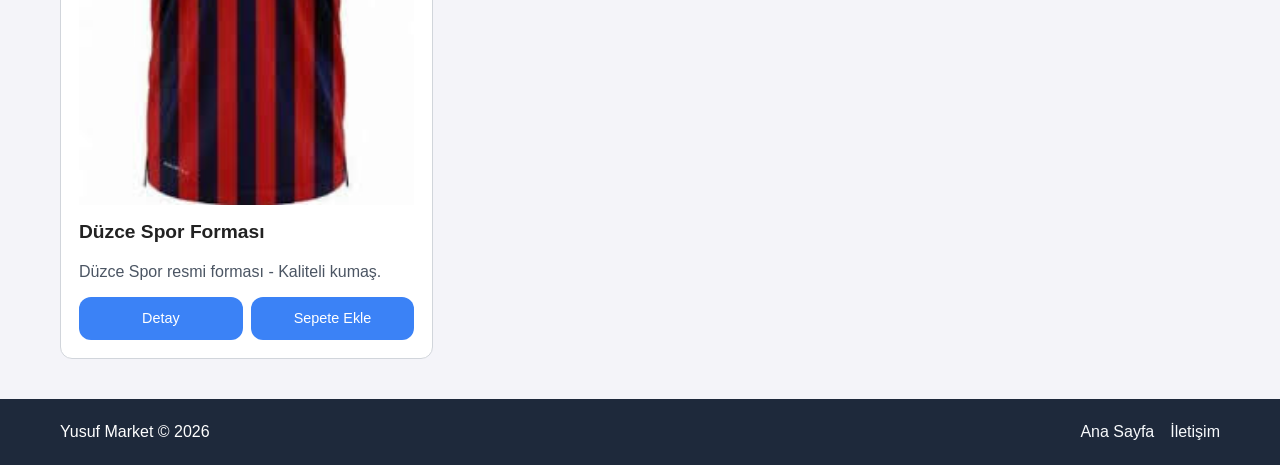
<file: pages/urunler.html>
<!DOCTYPE html>
<html lang="tr">
<head>
  <meta charset="UTF-8">
  <meta name="viewport" content="width=device-width, initial-scale=1.0">
  <title>Ürünler - Yusuf Market</title>
  <link rel="stylesheet" href="../css/style.css">
</head>
<body>
  <header class="site-header">
    <nav class="navbar">
      <a href="../index.html" class="logo">Yusuf Market</a>
      <ul class="nav-menu">
        <li><a href="../index.html">Ana Sayfa</a></li>
        <li><a href="urunler.html" class="active">Ürünler</a></li>
        <li>
          <a href="sepet.html" class="cart-link">
            Sepet <span id="cartBadge"></span>
          </a>
        </li>
        <li><a href="iletisim.html">İletişim</a></li>
      </ul>
    </nav>
  </header>

  <main>
    <h1 class="page-title">Ürün Kataloğu</h1>
    <section class="page-content">
      <!-- Urun listeleme sayfasinda grid kullandim -->
      <div class="product-list">
        <article class="product-card">
          <img src="../img/dort1.jpg" alt="Dortmund Siyah">
          <h3>Dortmund Siyah Forması</h3>
          <p>Borussia Dortmund'un resmi siyah forması.</p>
          <div class="btn-group">
            <a href="dortmund-siyah-detay.html" class="button small-button">Detay</a>
            <button class="button small-button add-to-cart-btn" data-product-name="Dortmund Siyah Forması" data-price="499">Sepete Ekle</button>
          </div>
        </article>
        <article class="product-card">
          <img src="../img/dort2.jpg" alt="Dortmund Sarı">
          <h3>Dortmund Sarı Forması</h3>
          <p>Borussia Dortmund'un ikonik sarı ve siyah forması.</p>
          <div class="btn-group">
            <a href="dortmund-sari-detay.html" class="button small-button">Detay</a>
            <button class="button small-button add-to-cart-btn" data-product-name="Dortmund Sarı Forması" data-price="549">Sepete Ekle</button>
          </div>
        </article>
        <article class="product-card">
          <img src="../img/dort3.jpg" alt="Dortmund Antrenman">
          <h3>Dortmund Antrenman Kiti</h3>
          <p>Dortmund resmi antrenman seti.</p>
          <div class="btn-group">
            <a href="dortmund-antrenman-detay.html" class="button small-button">Detay</a>
            <button class="button small-button add-to-cart-btn" data-product-name="Dortmund Antrenman Kiti" data-price="450">Sepete Ekle</button>
          </div>
        </article>
        <article class="product-card">
          <img src="../img/dort4.jpg" alt="Dortmund Çocuk">
          <h3>Dortmund Çocuk Forması</h3>
          <p>Çocuklar için özel Dortmund forması.</p>
          <div class="btn-group">
            <a href="dortmund-cocuk-detay.html" class="button small-button">Detay</a>
            <button class="button small-button add-to-cart-btn" data-product-name="Dortmund Çocuk Forması" data-price="349">Sepete Ekle</button>
          </div>
        </article>
        <article class="product-card">
          <img src="../img/fener1.jpg" alt="Fenerbahçe Resmi">
          <h3>Fenerbahçe Resmi Forması</h3>
          <p>Fenerbahçe'nin resmi maç forması.</p>
          <div class="btn-group">
            <a href="fener-resmi-detay.html" class="button small-button">Detay</a>
            <button class="button small-button add-to-cart-btn" data-product-name="Fenerbahçe Resmi Forması" data-price="599">Sepete Ekle</button>
          </div>
        </article>
        <article class="product-card">
          <img src="../img/fener2.jpeg" alt="Fenerbahçe Yeşil">
          <h3>Fenerbahçe Yeşil Forması</h3>
          <p>Fenerbahçe'nin yeşil renk özel forması.</p>
          <div class="btn-group">
            <a href="fener-yesil-detay.html" class="button small-button">Detay</a>
            <button class="button small-button add-to-cart-btn" data-product-name="Fenerbahçe Yeşil Forması" data-price="519">Sepete Ekle</button>
          </div>
        </article>
        <article class="product-card">
          <img src="../img/düzce1.jpg" alt="Düzce Forması">
          <h3>Düzce Spor Forması</h3>
          <p>Düzce Spor resmi forması - Kaliteli kumaş.</p>
          <div class="btn-group">
            <a href="duzce-detay.html" class="button small-button">Detay</a>
            <button class="button small-button add-to-cart-btn" data-product-name="Düzce Spor Forması" data-price="429">Sepete Ekle</button>
          </div>
        </article>
      </div>
    </section>
  </main>

  <footer class="site-footer">
    <div class="footer-container">
      <p>Yusuf Market &copy; 2026</p>
      <ul class="footer-menu">
        <li><a href="../index.html">Ana Sayfa</a></li>
        <li><a href="iletisim.html">İletişim</a></li>
      </ul>
    </div>
  </footer>
  <script src="../js/myscript.js"></script>
</body>
</html>
</file>
<file: css/style.css>
:root {
  --bg-color: #f4f4f9;
  --text-color: #222;
  --primary-color: #3b82f6;
  --secondary-color: #1e293b;
  --card-color: #ffffff;
  --border-color: #d1d5db;
  --radius: 12px;
}

/* Genel sayfa sıfırlama */
* {
  box-sizing: border-box;
  margin: 0;
  padding: 0;
}

body {
  font-family: Arial, sans-serif;
  line-height: 1.6;
  background-color: var(--bg-color);
  color: var(--text-color);
}

img {
  max-width: 100%;
  display: block;
}

a {
  text-decoration: none;
  color: inherit;
}

button, input, textarea {
  font: inherit;
}

.site-header {
  background-color: var(--card-color);
  border-bottom: 1px solid var(--border-color);
}

.navbar {
  max-width: 1200px;
  margin: 0 auto;
  padding: 18px 20px;
  display: flex;
  justify-content: space-between;
  align-items: center;
}

:root {
  --bg-color: #f4f4f9;
  --text-color: #222;
  --primary-color: #3b82f6;
  --secondary-color: #1e293b;
  --card-color: #ffffff;
  --border-color: #d1d5db;
  --radius: 12px;
}

/* Genel sayfa sıfırlama */
* {
  box-sizing: border-box;
  margin: 0;
  padding: 0;
}

body {
  font-family: Arial, sans-serif;
  line-height: 1.6;
  background-color: var(--bg-color);
  color: var(--text-color);
}

img {
  max-width: 100%;
  display: block;
}

a {
  text-decoration: none;
  color: inherit;
}

button, input, textarea {
  font: inherit;
}

.site-header {
  background-color: var(--card-color);
  border-bottom: 1px solid var(--border-color);
}

.navbar {
  max-width: 1200px;
  margin: 0 auto;
  padding: 18px 20px;
  display: flex;
  justify-content: space-between;
  align-items: center;
}

.logo {
  font-size: 1.4rem;
  font-weight: bold;
  color: var(--secondary-color);
}

.nav-menu {
  display: flex;
  gap: 18px;
  list-style: none;
}

.nav-menu a {
  color: var(--secondary-color);
  transition: color 0.2s ease;
}

.nav-menu a:hover {
  color: var(--primary-color);
}

.hero-section {
  max-width: 1200px;
  margin: 24px auto;
  display: grid;
  grid-template-columns: 1fr 1fr;
  gap: 32px;
  align-items: center;
  padding: 0 20px;
}

.hero-content h1 {
  font-size: 2.5rem;
  margin-bottom: 16px;
}

.hero-content p {
  max-width: 540px;
  margin-bottom: 22px;
}

.hero-image img {
  width: 100%;
  height: auto;
  object-fit: cover;
  border-radius: var(--radius);
}

.button {
  display: inline-block;
  padding: 14px 24px;
  background-color: var(--primary-color);
  color: #fff;
  border-radius: var(--radius);
}

.button:hover {
  opacity: 0.9;
}

/* Button elementleri için stil - form butonları ve sepete ekle için */
button.button {
  border: none;
  cursor: pointer;
  transition: opacity 0.2s ease;
  display: block;
  width: 100%;
  padding: 12px 16px;
  text-align: center;
  font-size: 1rem;
  font-weight: 500;
}

button.button:hover {
  opacity: 0.9;
}

.small-button {
  padding: 10px 18px;
  display: inline-block;
  width: auto;
}

.info-cards {
  max-width: 1200px;
  margin: 32px auto;
  padding: 0 20px;
  display: flex;
  gap: 20px;
  flex-wrap: wrap;
}

.info-card {
  background-color: var(--card-color);
  border: 1px solid var(--border-color);
  border-radius: var(--radius);
  padding: 24px;
  flex: 1 1 240px;
}

.featured-products {
  max-width: 1200px;
  margin: 0 auto 40px;
  padding: 0 20px;
}

.featured-products h2 {
  margin-bottom: 20px;
}

.product-grid {
  display: grid;
  grid-template-columns: repeat(3, minmax(220px, 1fr));
  gap: 20px;
}

.product-card {
  background-color: var(--card-color);
  border: 1px solid var(--border-color);
  border-radius: var(--radius);
  padding: 18px;
  display: flex;
  flex-direction: column;
  gap: 12px;
}

/* Görüntü, başlık ve açıklama tam genişlikte */
.product-card img,
.product-card h3,
.product-card p {
  width: 100%;
}

/* Butonlar eşit boyut - yan yana gösterim */
.product-card > a,
.product-card > button {
  padding: 12px 14px;
  text-align: center;
  font-size: 0.95rem;
  min-height: 44px;
  display: inline-flex;
  align-items: center;
  justify-content: center;
  flex: 1;
  width: calc(50% - 6px);
}

.product-card h3 {
  font-size: 1.2rem;
}

.product-card p {
  color: #4b5563;
}

.site-footer {
  background-color: var(--secondary-color);
  color: #fff;
  padding: 20px 0;
}

.footer-container {
  max-width: 1200px;
  margin: 0 auto;
  padding: 0 20px;
  display: flex;
  justify-content: space-between;
  flex-wrap: wrap;
  gap: 16px;
}

.footer-menu {
  display: flex;
  gap: 16px;
  list-style: none;
  flex-wrap: wrap;
  justify-content: center;
}

.footer-menu a {
  color: #f8fafc;
}

/* Sayfa başlığı stil ayarı */
.page-title {
  max-width: 1200px;
  margin: 32px auto 18px;
  padding: 0 20px;
  font-size: 2rem;
}

.page-content {
  max-width: 1200px;
  margin: 0 auto 40px;
  padding: 0 20px;
}

.product-list {
  display: grid;
  gap: 20px;
  grid-template-columns: repeat(3, minmax(240px, 1fr));
}

.product-detail {
  display: grid;
  grid-template-columns: 1fr 1fr;
  gap: 30px;
  background-color: var(--card-color);
  border: 1px solid var(--border-color);
  border-radius: var(--radius);
  padding: 24px;
}

.product-detail-info {
  display: flex;
  flex-direction: column;
  gap: 16px;
}

.product-detail-info h3 {
  margin-top: 0;
}

.product-detail-info p {
  color: #475569;
}

/* Ürün özellikleri bölümü için stil */
.product-specs {
  background-color: #f8fafc;
  border: 1px solid var(--border-color);
  border-radius: 10px;
  padding: 16px;
  margin: 16px 0;
}

.product-specs p {
  margin: 8px 0;
  color: #334155;
}

.cart-table {
  width: 100%;
  border-collapse: collapse;
  margin-bottom: 20px;
}

.cart-table th,
.cart-table td {
  border: 1px solid var(--border-color);
  padding: 14px;
  text-align: left;
}

.cart-summary {
  display: flex;
  justify-content: space-between;
  align-items: center;
  gap: 20px;
  flex-wrap: wrap;
}

.form-group {
  margin-bottom: 18px;
}

.form-group label {
  display: block;
  margin-bottom: 8px;
}

.form-group input,
.form-group textarea {
  width: 100%;
  padding: 12px;
  border: 1px solid var(--border-color);
  border-radius: 10px;
  background-color: #fff;
}

.form-group textarea {
  min-height: 140px;
  resize: vertical;
}

.quiz-card,
.coupon-card {
  background-color: var(--card-color);
  border: 1px solid var(--border-color);
  border-radius: var(--radius);
  padding: 20px;
}

.quiz-card h3,
.coupon-card h3 {
  margin-top: 0;
}

.quiz-buttons,
.coupon-actions {
  display: flex;
  gap: 12px;
  flex-wrap: wrap;
}

.coupon-actions input {
  flex: 1;
  min-width: 150px;
}

.coupon-actions button {
  white-space: nowrap;
}

.quiz-buttons button,
.coupon-actions button,
.quiz-buttons .button,
.coupon-actions .button {
  padding: 12px 18px;
  border: none;
  border-radius: 10px;
  background-color: var(--primary-color);
  color: #fff;
  cursor: pointer;
  transition: opacity 0.2s ease;
}

.quiz-buttons button:hover,
.coupon-actions button:hover,
.quiz-buttons .button:hover,
.coupon-actions .button:hover {
  opacity: 0.9;
}

.quiz-result,
.coupon-message {
  margin-top: 12px;
  color: var(--secondary-color);
}

/* Responsive düzenleme: Mobil cihazlar için grid ve flex düzeni değişiyor */
@media (max-width: 900px) {
  .hero-section,
  .product-detail {
    grid-template-columns: 1fr;
  }

  .product-grid,
  .product-list {
    grid-template-columns: 1fr 1fr;
  }
}

@media (max-width: 700px) {
  .navbar {
    flex-direction: column;
    align-items: center;
    gap: 16px;
  }

  .nav-menu {
    flex-direction: column;
    gap: 12px;
    width: 100%;
    align-items: center;
  }

  .info-cards,
  .cart-summary {
    flex-direction: column;
  }

  .product-grid,
  .product-list {
    grid-template-columns: 1fr;
  }
  
  .cart-table {
    display: block;
    overflow-x: auto;
    white-space: nowrap;
  }
  
  .product-card .btn-group {
    flex-direction: column !important;
  }
  
  .product-card .btn-group > a,
  .product-card .btn-group > button {
    width: 100% !important;
  }
  
  .product-detail {
    padding: 16px;
  }
}

/* ===== DUZELTMELER VE GELISTIRMELER ===== */

/* Urun kartlarinda butonlari esit boyutta yan yana diz */
.product-card .btn-group {
  display: flex;
  gap: 8px;
}

.product-card .btn-group > a,
.product-card .btn-group > button {
  flex: 1;
  padding: 10px 8px;
  text-align: center;
  font-size: 0.9rem;
  min-height: 42px;
  display: flex;
  align-items: center;
  justify-content: center;
}

/* Sepet badge'i - navbar'daki sepet linkinin yaninda sayi goster */
.cart-link {
  position: relative;
  display: inline-flex;
  align-items: center;
  gap: 4px;
}

#cartBadge {
  background-color: #ef4444;
  color: #fff;
  border-radius: 50%;
  font-size: 0.7rem;
  font-weight: bold;
  min-width: 18px;
  height: 18px;
  display: none;
  align-items: center;
  justify-content: center;
  padding: 0 4px;
}

/* Toast bildirim */
#toastNotification {
  position: fixed;
  bottom: 24px;
  right: 24px;
  background-color: #1e293b;
  color: #fff;
  padding: 14px 22px;
  border-radius: 10px;
  font-size: 0.95rem;
  opacity: 0;
  transform: translateY(20px);
  transition: opacity 0.3s ease, transform 0.3s ease;
  z-index: 9999;
  pointer-events: none;
  max-width: 320px;
}

#toastNotification.show {
  opacity: 1;
  transform: translateY(0);
}

/* Miktar kontrolleri (sepet sayfasinda) */
.quantity-controls {
  display: flex;
  align-items: center;
  gap: 8px;
}

.qty-btn {
  background-color: var(--primary-color);
  color: #fff;
  border: none;
  border-radius: 6px;
  width: 28px;
  height: 28px;
  font-size: 1rem;
  cursor: pointer;
  display: flex;
  align-items: center;
  justify-content: center;
  transition: opacity 0.2s;
}

.qty-btn:hover { opacity: 0.85; }

/* Sepetten kaldir butonu */
.remove-btn {
  background-color: #ef4444;
  color: #fff;
  border: none;
  border-radius: 8px;
  padding: 6px 12px;
  font-size: 0.85rem;
  cursor: pointer;
  transition: opacity 0.2s;
}

.remove-btn:hover { opacity: 0.85; }

/* Sepet tablosuna Fiyat Birim ve Toplam sutunu icin ek stil */
.cart-table th:nth-child(3),
.cart-table td:nth-child(3),
.cart-table th:nth-child(4),
.cart-table td:nth-child(4) {
  white-space: nowrap;
}

/* Aktif navbar linki */
.nav-menu a.active {
  color: var(--primary-color);
  font-weight: 600;
}

/* Inline styles replacements */
.mt-24 { margin-top: 24px; }
.mt-14 { margin-top: 14px; }
.mt-12 { margin-top: 12px; }
.mt-8 { margin-top: 8px; }
.text-primary { color: var(--primary-color); }
.flex-gap-12-wrap { display: flex; gap: 12px; flex-wrap: wrap; }
.btn-danger { background-color: #ef4444; }
.btn-success { background-color: #10b981; }
</file>
